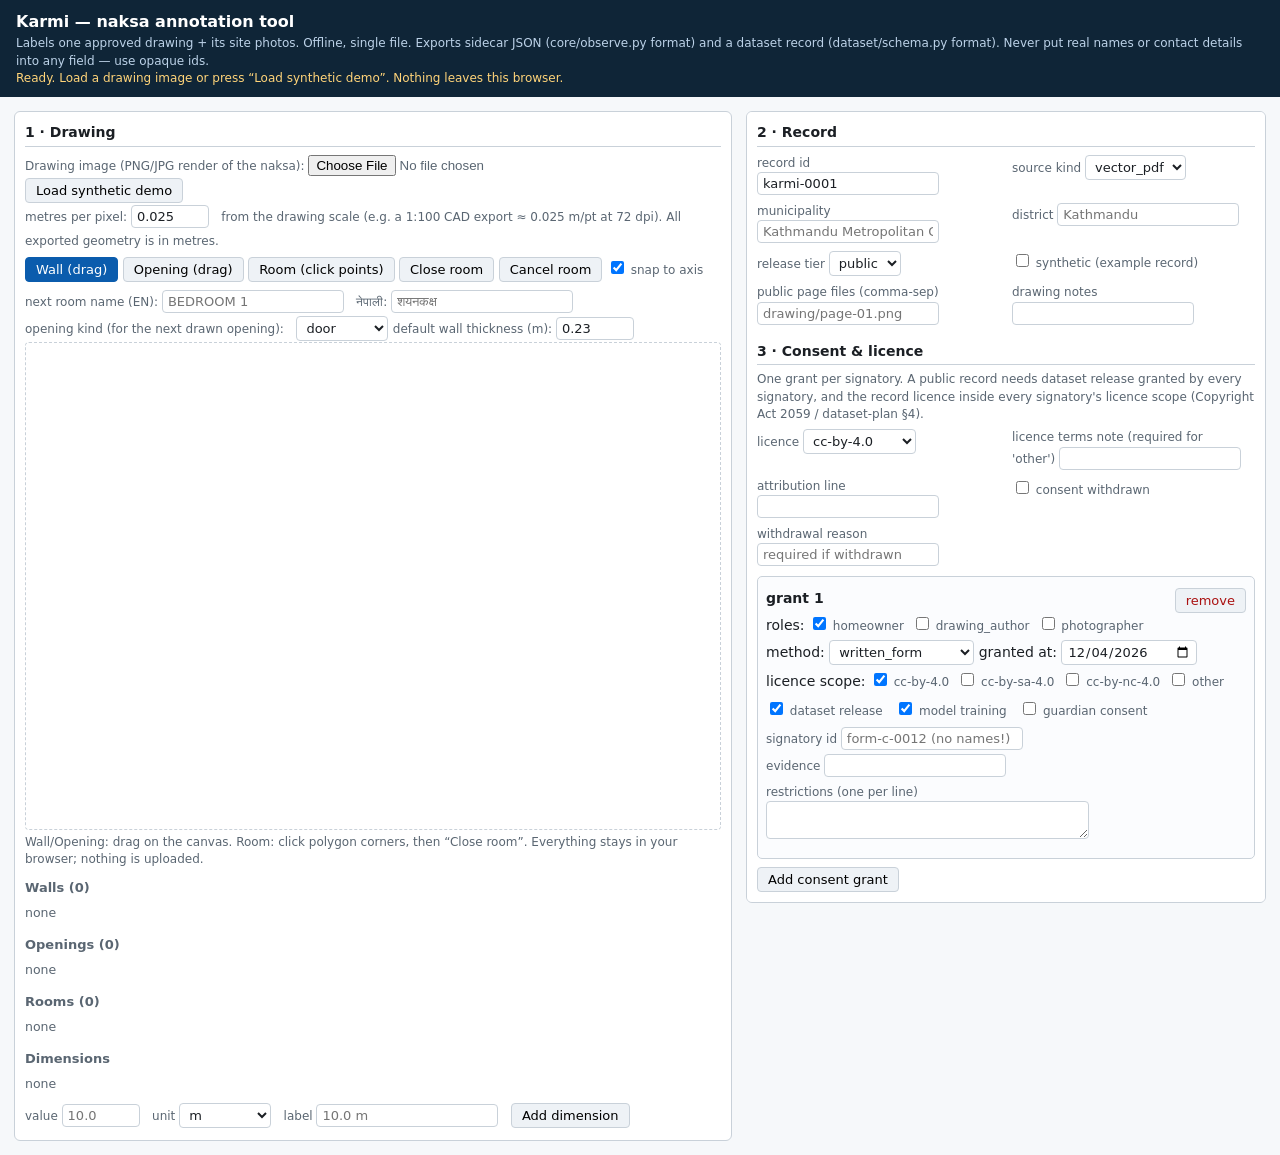
<file: dataset/annotate.html>
<!DOCTYPE html>
<html lang="en">
<head>
<meta charset="utf-8">
<title>Karmi — naksa annotation tool</title>
<meta name="viewport" content="width=device-width, initial-scale=1">
<!--
  Karmi dataset — single-file annotation tool.
  Works fully offline: no CDN, no fonts, no build step, no network calls of any kind.
  Open this file in any browser, load a drawing image + photos, annotate, export:
    * one sidecar JSON per photo   (photo.jpg.json format read by core/observe.py)
    * one full record JSON         (matches dataset/schema.py, pydantic-validated)

  Export shape notes:
    * Coordinates are stored in image pixels while annotating; the export converts
      them to metres via the "metres per pixel" scale (SceneGraph units are metres).
    * The record's `source_file` and photo `file` fields are deliberately opaque —
      never write the contributor's original filename into a released record.
    * If "withdrawn" is ticked the release tier is forced to "gated" (a withdrawn
      record cannot sit in the public tier — dataset/schema.py enforces this).
-->
<style>
  :root { --fg:#1b1f24; --muted:#5a6672; --line:#c9d1d9; --bg:#f6f8fa; --accent:#0b5cad; --warn:#8a4b00; }
  * { box-sizing: border-box; }
  body { margin:0; font:14px/1.45 system-ui, "Segoe UI", Arial, sans-serif; color:var(--fg); background:var(--bg); }
  header { padding:10px 16px; background:#0f2537; color:#fff; }
  header h1 { font-size:16px; margin:0 0 2px; }
  header .sub { font-size:12px; color:#bcd2e8; }
  #status { font-size:12px; color:#ffd479; min-height:16px; }
  main { display:flex; gap:14px; padding:14px; align-items:flex-start; }
  .pane { background:#fff; border:1px solid var(--line); border-radius:6px; padding:10px; }
  #left { flex: 1 1 58%; min-width:420px; }
  #right { flex: 1 1 42%; min-width:380px; max-height:88vh; overflow:auto; }
  h2 { font-size:14px; margin:14px 0 6px; border-bottom:1px solid var(--line); padding-bottom:3px; }
  h2:first-child { margin-top:0; }
  h3 { font-size:13px; margin:10px 0 4px; color:var(--muted); }
  label { font-size:12px; color:var(--muted); display:inline-block; margin:2px 8px 2px 0; }
  input[type=text], input[type=number], input[type=date], select, textarea {
    font:13px system-ui, sans-serif; padding:3px 5px; border:1px solid var(--line); border-radius:4px; background:#fff; color:var(--fg);
  }
  input[type=number] { width:78px; }
  textarea { width:100%; min-height:48px; }
  button { font:13px system-ui, sans-serif; padding:4px 10px; border:1px solid var(--line); border-radius:4px; background:#eef2f6; cursor:pointer; }
  button:hover { background:#e2e9f1; }
  button.primary { background:var(--accent); color:#fff; border-color:var(--accent); }
  button.danger { color:#a11; }
  .toolbar { margin:6px 0; }
  .toolbar button.active { background:var(--accent); color:#fff; border-color:var(--accent); }
  #canvasWrap { position:relative; border:1px dashed var(--line); border-radius:4px; background:#fff; overflow:auto; max-height:62vh; }
  canvas { display:block; max-width:100%; cursor:crosshair; }
  .hint { font-size:12px; color:var(--muted); margin:4px 0; }
  .warn { font-size:12px; color:var(--warn); }
  .card { border:1px solid var(--line); border-radius:5px; padding:8px; margin:8px 0; background:#fbfcfe; }
  .card .row { margin:3px 0; }
  .chip { display:inline-block; border:1px solid var(--line); border-radius:10px; padding:0 7px; margin:1px 3px 1px 0; font-size:12px; background:#fff; }
  ul.items { list-style:none; padding:0; margin:4px 0; }
  ul.items li { border-bottom:1px dotted var(--line); padding:3px 0; font-size:12.5px; }
  ul.items li:last-child { border-bottom:none; }
  .mono { font-family: Consolas, "Courier New", monospace; font-size:12px; }
  #exportOut { width:100%; min-height:180px; font-family:Consolas, monospace; font-size:11.5px; }
  .grid2 { display:grid; grid-template-columns: 1fr 1fr; gap:4px 12px; }
  .muted { color:var(--muted); }
  .badge-syn { background:#fff3cd; border:1px solid #e0b400; padding:0 6px; border-radius:8px; font-size:11px; }
  details { margin:8px 0; }
  summary { cursor:pointer; font-weight:600; font-size:13px; }
</style>
</head>
<body>
<header>
  <h1>Karmi — naksa annotation tool <span class="badge-syn" id="synBadge" hidden>SYNTHETIC</span></h1>
  <div class="sub">Labels one approved drawing + its site photos. Offline, single file.
    Exports sidecar JSON (core/observe.py format) and a dataset record (dataset/schema.py format).
    Never put real names or contact details into any field — use opaque ids.</div>
  <div id="status"></div>
</header>

<main>
  <!-- ======================= LEFT: drawing ======================= -->
  <section class="pane" id="left">
    <h2>1 · Drawing</h2>
    <div class="row">
      <label>Drawing image (PNG/JPG render of the naksa): <input type="file" id="drawingFile" accept="image/*"></label>
      <button id="demoBtn" title="Fill everything with a synthetic demo so you can try the tool">Load synthetic demo</button>
    </div>
    <div class="row">
      <label>metres per pixel: <input type="number" id="mpp" value="0.025" step="0.0001" min="0.0001"></label>
      <span class="hint">from the drawing scale (e.g. a 1:100 CAD export ≈ 0.025 m/pt at 72 dpi). All exported geometry is in metres.</span>
    </div>
    <div class="toolbar">
      <button data-tool="wall" class="active">Wall (drag)</button>
      <button data-tool="opening">Opening (drag)</button>
      <button data-tool="room">Room (click points)</button>
      <button id="closeRoom">Close room</button>
      <button id="cancelRoom">Cancel room</button>
      <label><input type="checkbox" id="ortho" checked> snap to axis</label>
    </div>
    <div class="row">
      <label>next room name (EN): <input type="text" id="roomNameEn" placeholder="BEDROOM 1"></label>
      <label>नेपाली: <input type="text" id="roomNameNp" placeholder="शयनकक्ष"></label>
    </div>
    <div class="row">
      <label>opening kind (for the next drawn opening):</label>
      <select id="openingKind"><option value="door">door</option><option value="window">window</option><option value="vent">vent</option><option value="unknown">unknown</option></select>
      <label>default wall thickness (m): <input type="number" id="wallThickness" value="0.23" step="0.01"></label>
    </div>
    <div id="canvasWrap"><canvas id="draw" width="800" height="560"></canvas></div>
    <p class="hint">Wall/Opening: drag on the canvas. Room: click polygon corners, then “Close room”.
      Everything stays in your browser; nothing is uploaded.</p>

    <h3>Walls <span class="muted" id="wallCount"></span></h3>
    <ul class="items" id="wallList"></ul>
    <h3>Openings <span class="muted" id="openingCount"></span></h3>
    <ul class="items" id="openingList"></ul>
    <h3>Rooms <span class="muted" id="roomCount"></span></h3>
    <ul class="items" id="roomList"></ul>
    <h3>Dimensions</h3>
    <ul class="items" id="dimList"></ul>
    <div class="row">
      <label>value <input type="number" id="dimValue" step="0.01" placeholder="10.0"></label>
      <label>unit <select id="dimUnit"><option>m</option><option>ft</option><option>ft_in</option><option>unknown</option></select></label>
      <label>label <input type="text" id="dimLabel" placeholder="10.0 m"></label>
      <button id="addDim">Add dimension</button>
    </div>
  </section>

  <!-- ======================= RIGHT: record ======================= -->
  <section class="pane" id="right">
    <h2>2 · Record</h2>
    <div class="grid2">
      <label>record id <input type="text" id="recordId" value="karmi-0001"></label>
      <label>source kind <select id="sourceKind">
        <option value="vector_pdf">vector_pdf</option><option value="raster_pdf">raster_pdf</option>
        <option value="scan">scan</option><option value="image">image</option></select></label>
      <label>municipality <input type="text" id="municipality" placeholder="Kathmandu Metropolitan City (or 'withheld')"></label>
      <label>district <input type="text" id="district" placeholder="Kathmandu"></label>
      <label>release tier <select id="releaseTier"><option value="public">public</option><option value="gated">gated</option></select></label>
      <label><input type="checkbox" id="synthetic"> synthetic (example record)</label>
      <label>public page files (comma-sep) <input type="text" id="pageFiles" placeholder="drawing/page-01.png"></label>
      <label>drawing notes <input type="text" id="drawingNotes"></label>
    </div>

    <h2>3 · Consent &amp; licence</h2>
    <p class="hint">One grant per signatory. A public record needs dataset release granted by
      every signatory, and the record licence inside every signatory's licence scope
      (Copyright Act 2059 / dataset-plan §4).</p>
    <div class="grid2">
      <label>licence <select id="licence">
        <option value="cc-by-4.0">cc-by-4.0</option><option value="cc-by-sa-4.0">cc-by-sa-4.0</option>
        <option value="cc-by-nc-4.0">cc-by-nc-4.0</option><option value="other">other</option></select></label>
      <label>licence terms note (required for 'other') <input type="text" id="licenceTerms"></label>
      <label>attribution line <input type="text" id="attribution"></label>
      <label><input type="checkbox" id="withdrawn"> consent withdrawn</label>
      <label>withdrawal reason <input type="text" id="withdrawalReason" placeholder="required if withdrawn"></label>
    </div>
    <div id="grants"></div>
    <button id="addGrant">Add consent grant</button>

    <h2>4 · Photos</h2>
    <div class="row">
      <label>add photo files: <input type="file" id="photoFiles" accept="image/*" multiple></label>
      <button id="addBlankPhoto">Add blank photo entry</button>
    </div>
    <div id="photos"></div>

    <h2>5 · Annotator &amp; quality</h2>
    <div class="grid2">
      <label>annotator id <input type="text" id="annotatorId" value="ann-001"></label>
      <label>role <select id="annotatorRole"><option value="core_team">core_team</option>
        <option value="volunteer">volunteer</option><option value="contributor">contributor</option></select></label>
      <label><input type="checkbox" id="reviewed"> reviewed</label>
      <label><input type="checkbox" id="doubleAnnotated"> double annotated</label>
      <label>n annotators <input type="number" id="nAnnotators" value="1" min="1"></label>
      <label>completeness 0–1 <input type="number" id="completeness" value="0.5" min="0" max="1" step="0.05"></label>
    </div>
    <label>record notes <textarea id="recordNotes" placeholder="anything a consumer must know"></textarea></label>

    <h2>6 · Export</h2>
    <div class="row">
      <button class="primary" id="exportRecord">Export record JSON (dataset/schema.py)</button>
      <button id="exportSidecars">Export photo sidecars (core/observe.py)</button>
      <button id="validateBtn">Validate before export</button>
    </div>
    <p class="hint">Both exports download a file <em>and</em> appear below so you can copy them.
      Review every record against the consent form before it enters a release.</p>
    <textarea id="exportOut" readonly placeholder="exported JSON appears here"></textarea>
  </section>
</main>

<script>
"use strict";
/* ===================================================================== *
 *  Karmi annotation tool — vanilla JS, no dependencies, no network.
 * ===================================================================== */

const SCHEMA_VERSION = "0.1.0";
const round4 = v => Math.round(v * 10000) / 10000;
const orNull = s => (s === undefined || s === null || String(s).trim() === "") ? null : String(s).trim();
const todayISO = () => new Date().toISOString();

/* ------------------------------- state ------------------------------- */
const state = {
  tool: "wall",
  drag: null,          // {start:[x,y], now:[x,y]}
  pendingRoom: [],     // [[x,y], ...] px
  drawing: {
    image: null, fileName: null,
    mPerPx: 0.025,
    walls: [], openings: [], rooms: [], dimensions: [],
    nextId: { W: 1, O: 1, R: 1, D: 1 },
  },
  record: {
    recordId: "karmi-0001", synthetic: false, sourceKind: "vector_pdf",
    municipality: "", district: "", releaseTier: "public",
    pageFiles: "", drawingNotes: "",
    licence: "cc-by-4.0", licenceTerms: "", attribution: "",
    withdrawn: false, withdrawalReason: "",
    notes: "",
    annotatorId: "ann-001", annotatorRole: "core_team",
    reviewed: false, doubleAnnotated: false, nAnnotators: 1, completeness: 0.5,
    grants: [],
  },
  photos: [],
};

function blankGrant() {
  return { roles: ["homeowner"], method: "written_form", grantedAt: new Date().toISOString().slice(0, 10),
           licences: ["cc-by-4.0"], datasetRelease: true, modelTraining: true,
           restrictions: "", signatoryId: "", evidence: "", guardian: false };
}
function blankPhoto(name) {
  return { file: name || "photos/p01.jpg", view: "unknown", stage: "unknown", takenAt: "", notes: "",
           redacted: false, elements: [], scaleRefs: [] };
}
function blankElement() {
  return { kind: "wall", length: "", width: "", height: "", thickness: "",
           locationHint: "", matchesSceneId: "", confidence: 0.8, evidence: "" };
}
function blankScaleRef() {
  return { kind: "door_height", value: "", unit: "m", confidence: 0.8, evidence: "" };
}
state.record.grants.push(blankGrant());
state.photos.push(blankPhoto("photos/p01-front.jpg"));

/* ------------------------------ helpers ------------------------------ */
const $ = id => document.getElementById(id);
const status = msg => { $("status").textContent = msg; };

function toM(p, mpp) { return [round4(p[0] * mpp), round4(p[1] * mpp)]; }
function wallLenPx(w) { return Math.hypot(w.end[0] - w.start[0], w.end[1] - w.start[1]); }
function polyAreaM2(pts, mpp) {
  let a = 0;
  for (let i = 0; i < pts.length; i++) {
    const [x1, y1] = pts[i], [x2, y2] = pts[(i + 1) % pts.length];
    a += x1 * y2 - x2 * y1;
  }
  return round4(Math.abs(a / 2) * mpp * mpp);
}
function bboxFromWalls(walls, mpp) {
  if (!walls.length) return null;
  const xs = [], ys = [];
  walls.forEach(w => { xs.push(w.start[0], w.end[0]); ys.push(w.start[1], w.end[1]); });
  return [round4(Math.min(...xs) * mpp), round4(Math.min(...ys) * mpp),
          round4(Math.max(...xs) * mpp), round4(Math.max(...ys) * mpp)];
}
function nearestWallId(center) {
  let best = "", bestD = Infinity;
  state.drawing.walls.forEach(w => {
    const mx = (w.start[0] + w.end[0]) / 2, my = (w.start[1] + w.end[1]) / 2;
    const d = Math.hypot(center[0] - mx, center[1] - my);
    if (d < bestD) { bestD = d; best = w.id; }
  });
  return best;
}
function splitLines(s) {
  return String(s || "").split(/\r?\n/).map(x => x.trim()).filter(Boolean);
}
function provHuman(evidence) {
  return { source: "human_annotation", confidence: 1.0, evidence: evidence || "dataset/annotate.html" };
}

/* ------------------------------ canvas ------------------------------- */
const canvas = $("draw");
const ctx = canvas.getContext("2d");

function canvasPos(ev) {
  const rect = canvas.getBoundingClientRect();
  const x = (ev.clientX - rect.left) * (canvas.width / Math.max(rect.width, 1));
  const y = (ev.clientY - rect.top) * (canvas.height / Math.max(rect.height, 1));
  return [Math.max(0, Math.min(canvas.width, Math.round(x))), Math.max(0, Math.min(canvas.height, Math.round(y)))];
}

function redraw() {
  ctx.clearRect(0, 0, canvas.width, canvas.height);
  ctx.fillStyle = "#ffffff"; ctx.fillRect(0, 0, canvas.width, canvas.height);
  if (state.drawing.image) ctx.drawImage(state.drawing.image, 0, 0, canvas.width, canvas.height);

  // rooms (orange)
  ctx.lineWidth = 2; ctx.font = "12px system-ui";
  state.drawing.rooms.forEach(r => {
    ctx.strokeStyle = "#d97706"; ctx.fillStyle = "rgba(217,119,6,0.08)";
    ctx.beginPath();
    r.polygon.forEach((p, i) => i ? ctx.lineTo(p[0], p[1]) : ctx.moveTo(p[0], p[1]));
    ctx.closePath(); ctx.fill(); ctx.stroke();
    if (r.polygon.length) {
      const cx = r.polygon.reduce((s, p) => s + p[0], 0) / r.polygon.length;
      const cy = r.polygon.reduce((s, p) => s + p[1], 0) / r.polygon.length;
      ctx.fillStyle = "#92400e"; ctx.fillText(r.name || r.id, cx - 20, cy);
    }
  });
  // walls (blue)
  state.drawing.walls.forEach(w => {
    ctx.strokeStyle = "#0b5cad"; ctx.lineWidth = Math.max(2, 3);
    ctx.beginPath(); ctx.moveTo(w.start[0], w.start[1]); ctx.lineTo(w.end[0], w.end[1]); ctx.stroke();
    ctx.fillStyle = "#0b5cad"; ctx.fillText(w.id, (w.start[0] + w.end[0]) / 2 + 3, (w.start[1] + w.end[1]) / 2 - 4);
  });
  // openings (green)
  state.drawing.openings.forEach(o => {
    ctx.strokeStyle = "#15803d"; ctx.lineWidth = 4;
    ctx.beginPath(); ctx.moveTo(o.start[0], o.start[1]); ctx.lineTo(o.end[0], o.end[1]); ctx.stroke();
    ctx.fillStyle = "#15803d"; ctx.fillText(o.id + " " + o.kind, (o.start[0] + o.end[0]) / 2 + 3, (o.start[1] + o.end[1]) / 2 + 12);
  });
  // pending room points (red)
  ctx.fillStyle = "#b91c1c";
  state.pendingRoom.forEach(p => { ctx.beginPath(); ctx.arc(p[0], p[1], 3, 0, Math.PI * 2); ctx.fill(); });
  if (state.pendingRoom.length > 1) {
    ctx.strokeStyle = "#b91c1c"; ctx.setLineDash([4, 4]); ctx.beginPath();
    state.pendingRoom.forEach((p, i) => i ? ctx.lineTo(p[0], p[1]) : ctx.moveTo(p[0], p[1]));
    ctx.stroke(); ctx.setLineDash([]);
  }
  // drag preview (grey)
  if (state.drag) {
    ctx.strokeStyle = "#64748b"; ctx.setLineDash([5, 4]); ctx.lineWidth = 2;
    ctx.beginPath(); ctx.moveTo(state.drag.start[0], state.drag.start[1]);
    ctx.lineTo(state.drag.now[0], state.drag.now[1]); ctx.stroke(); ctx.setLineDash([]);
  }
}

function snap(p0, p1) {
  if (!$("ortho").checked) return p1;
  const dx = Math.abs(p1[0] - p0[0]), dy = Math.abs(p1[1] - p0[1]);
  return dx >= dy ? [p1[0], p0[1]] : [p0[0], p1[1]];
}

canvas.addEventListener("mousedown", ev => {
  const p = canvasPos(ev);
  if (state.tool === "wall" || state.tool === "opening") {
    state.drag = { start: p, now: p };
  } else if (state.tool === "room") {
    state.pendingRoom.push(p); redraw();
  }
});
canvas.addEventListener("mousemove", ev => {
  if (!state.drag) return;
  state.drag.now = snap(state.drag.start, canvasPos(ev));
  redraw();
});
window.addEventListener("mouseup", ev => {
  if (!state.drag) return;
  const end = snap(state.drag.start, state.drag.now);
  const start = state.drag.start;
  state.drag = null;
  const len = Math.hypot(end[0] - start[0], end[1] - start[1]);
  if (len < 4) { redraw(); return; }
  if (state.tool === "wall") {
    const w = { id: "W" + state.drawing.nextId.W++, start, end,
                thickness: $("wallThickness").value === "" ? null : Number($("wallThickness").value),
                isExternal: null, confidence: 0.95 };
    state.drawing.walls.push(w);
  } else if (state.tool === "opening") {
    const center = [(start[0] + end[0]) / 2, (start[1] + end[1]) / 2];
    const o = { id: "O" + state.drawing.nextId.O++, kind: $("openingKind").value,
                wallId: nearestWallId(center), start, end,
                widthPx: len, height: null, sillHeight: null, confidence: 0.9 };
    state.drawing.openings.push(o);
  }
  renderLists(); redraw();
});

$("closeRoom").addEventListener("click", () => {
  if (state.pendingRoom.length < 3) { status("A room needs at least 3 points."); return; }
  const r = { id: "R" + state.drawing.nextId.R++, name: orNull($("roomNameEn").value),
              nameNp: orNull($("roomNameNp").value), polygon: state.pendingRoom.slice() };
  state.drawing.rooms.push(r);
  state.pendingRoom = [];
  renderLists(); redraw();
});
$("cancelRoom").addEventListener("click", () => { state.pendingRoom = []; redraw(); });
document.querySelectorAll(".toolbar [data-tool]").forEach(b => {
  b.addEventListener("click", () => {
    state.tool = b.dataset.tool;
    document.querySelectorAll(".toolbar [data-tool]").forEach(x => x.classList.toggle("active", x === b));
  });
});
$("addDim").addEventListener("click", () => {
  const v = $("dimValue").value;
  if (v === "") { status("Dimension needs a value."); return; }
  state.drawing.dimensions.push({ id: "D" + state.drawing.nextId.D++, value: Number(v),
    unit: $("dimUnit").value, label: orNull($("dimLabel").value) });
  $("dimValue").value = ""; $("dimLabel").value = "";
  renderLists();
});

/* --------------------------- item lists ------------------------------ */
function renderLists() {
  const d = state.drawing;
  $("wallCount").textContent = "(" + d.walls.length + ")";
  $("openingCount").textContent = "(" + d.openings.length + ")";
  $("roomCount").textContent = "(" + d.rooms.length + ")";

  $("wallList").innerHTML = d.walls.map((w, i) =>
    `<li data-wall="${i}">${w.id} (${w.start})→(${w.end}) · thickness
      <input type="number" data-field="thickness" step="0.01" value="${w.thickness ?? ""}" style="width:64px"> m
      · ${(wallLenPx(w) * state.drawing.mPerPx).toFixed(2)} m
      <button class="danger" data-del="wall">del</button></li>`).join("") || "<li class='muted'>none</li>";

  const wallOpts = w => d.walls.map(x => `<option value="${x.id}" ${x.id === w ? "selected" : ""}>${x.id}</option>`).join("");
  $("openingList").innerHTML = d.openings.map((o, i) =>
    `<li data-opening="${i}">${o.id} · <select data-field="kind">
      ${["door","window","vent","unknown"].map(k => `<option ${k === o.kind ? "selected" : ""}>${k}</option>`).join("")}
     </select> · on wall <select data-field="wallId"><option value="">—</option>${wallOpts(o.wallId)}</select>
     · ${(o.widthPx * state.drawing.mPerPx).toFixed(2)} m
     <button class="danger" data-del="opening">del</button></li>`).join("") || "<li class='muted'>none</li>";

  $("roomList").innerHTML = d.rooms.map((r, i) =>
    `<li data-room="${i}">${r.id} · <input type="text" data-field="name" value="${r.name || ""}" placeholder="EN name">
      <input type="text" data-field="nameNp" value="${r.nameNp || ""}" placeholder="नेपाली">
      · ${polyAreaM2(r.polygon, state.drawing.mPerPx).toFixed(2)} m²
      <button class="danger" data-del="room">del</button></li>`).join("") || "<li class='muted'>none</li>";

  $("dimList").innerHTML = d.dimensions.map((x, i) =>
    `<li data-dim="${i}">${x.id} · ${x.value} ${x.unit} ${x.label ? "· " + x.label : ""}
      <button class="danger" data-del="dim">del</button></li>`).join("") || "<li class='muted'>none</li>";
}

function wireListDeletes(listId, kind) {
  $(listId).addEventListener("click", ev => {
    if (ev.target.dataset.del !== kind) return;
    const li = ev.target.closest("li");
    const idx = Number(li.dataset[kind === "dim" ? "dim" : kind]);
    const map = { wall: "walls", opening: "openings", room: "rooms", dim: "dimensions" };
    state.drawing[map[kind]].splice(idx, 1);
    renderLists(); redraw();
  });
  $(listId).addEventListener("input", ev => {
    const li = ev.target.closest("li"); if (!li) return;
    const idx = Number(li.dataset[kind === "dim" ? "dim" : kind]);
    const field = ev.target.dataset.field; if (!field) return;
    const map = { wall: "walls", opening: "openings", room: "rooms", dim: "dimensions" };
    const item = state.drawing[map[kind]][idx];
    if (field === "thickness") item.thickness = ev.target.value === "" ? null : Number(ev.target.value);
    else if (field === "wallId") item.wallId = ev.target.value;
    else if (field === "kind") item.kind = ev.target.value;
    else if (field === "name") item.name = orNull(ev.target.value);
    else if (field === "nameNp") item.nameNp = orNull(ev.target.value);
  });
}
wireListDeletes("wallList", "wall");
wireListDeletes("openingList", "opening");
wireListDeletes("roomList", "room");
wireListDeletes("dimList", "dim");

/* ------------------------------ grants ------------------------------- */
const ROLE_OPTS = ["homeowner", "drawing_author", "photographer"];
const LIC_OPTS = ["cc-by-4.0", "cc-by-sa-4.0", "cc-by-nc-4.0", "other"];
const METHOD_OPTS = ["written_form", "digital_form", "email", "verbal_witnessed"];

function renderGrants() {
  $("grants").innerHTML = state.record.grants.map((g, i) => `
    <div class="card" data-grant="${i}">
      <div class="row"><b>grant ${i + 1}</b>
        <button class="danger" data-delgrant="${i}" style="float:right">remove</button></div>
      <div class="row">roles:
        ${ROLE_OPTS.map(r => `<label><input type="checkbox" data-role="${r}" ${g.roles.includes(r) ? "checked" : ""}> ${r}</label>`).join("")}
      </div>
      <div class="row">method:
        <select data-field="method">${METHOD_OPTS.map(m => `<option ${m === g.method ? "selected" : ""}>${m}</option>`).join("")}</select>
        granted at: <input type="date" data-field="grantedAt" value="${g.grantedAt}">
      </div>
      <div class="row">licence scope:
        ${LIC_OPTS.map(l => `<label><input type="checkbox" data-lic="${l}" ${g.licences.includes(l) ? "checked" : ""}> ${l}</label>`).join("")}
      </div>
      <div class="row">
        <label><input type="checkbox" data-field="datasetRelease" ${g.datasetRelease ? "checked" : ""}> dataset release</label>
        <label><input type="checkbox" data-field="modelTraining" ${g.modelTraining ? "checked" : ""}> model training</label>
        <label><input type="checkbox" data-field="guardian" ${g.guardian ? "checked" : ""}> guardian consent</label>
      </div>
      <div class="row">
        <label>signatory id <input type="text" data-field="signatoryId" value="${g.signatoryId}" placeholder="form-c-0012 (no names!)"></label>
        <label>evidence <input type="text" data-field="evidence" value="${g.evidence}"></label>
      </div>
      <div class="row"><label>restrictions (one per line) <textarea data-field="restrictions" style="min-height:34px">${g.restrictions}</textarea></label></div>
    </div>`).join("");
}
$("grants").addEventListener("change", ev => {
  const card = ev.target.closest("[data-grant]"); if (!card) return;
  const g = state.record.grants[Number(card.dataset.grant)];
  if (ev.target.dataset.role) {
    const r = ev.target.dataset.role;
    if (ev.target.checked) { if (!g.roles.includes(r)) g.roles.push(r); }
    else g.roles = g.roles.filter(x => x !== r);
  } else if (ev.target.dataset.lic) {
    const l = ev.target.dataset.lic;
    if (ev.target.checked) { if (!g.licences.includes(l)) g.licences.push(l); }
    else g.licences = g.licences.filter(x => x !== l);
  } else if (ev.target.dataset.field) {
    const f = ev.target.dataset.field;
    g[f] = ev.target.type === "checkbox" ? ev.target.checked : ev.target.value;
  }
});
$("grants").addEventListener("input", ev => {
  const card = ev.target.closest("[data-grant]"); if (!card) return;
  const f = ev.target.dataset.field; if (!f) return;
  const g = state.record.grants[Number(card.dataset.grant)];
  if (ev.target.type !== "checkbox") g[f] = ev.target.value;
});
$("addGrant").addEventListener("click", () => { state.record.grants.push(blankGrant()); renderGrants(); });

/* ------------------------------ photos ------------------------------- */
const VIEW_OPTS = ["front", "side", "rear", "interior", "aerial", "unknown"];
const STAGE_OPTS = ["unknown", "site", "foundation", "columns", "walls", "slab", "roof", "finishing", "complete"];
const KIND_OPTS = ["wall", "opening", "column", "slab", "roof", "setback", "other"];
const SR_KINDS = ["brick_course", "door_height", "user_dimension", "known_object", "unknown"];
const SR_UNITS = ["m", "mm", "ft"];

function renderPhotos() {
  $("photos").innerHTML = state.photos.map((p, i) => `
    <div class="card" data-photo="${i}">
      <div class="row"><b>photo ${i + 1}</b>
        <button class="danger" data-delphoto="${i}" style="float:right">remove</button></div>
      <div class="row">
        <label>file <input type="text" data-field="file" value="${p.file}" placeholder="photos/p01-front.jpg"></label>
        <label><input type="checkbox" data-field="redacted" ${p.redacted ? "checked" : ""}> de-identified copy ready</label>
      </div>
      <div class="row">
        view <select data-field="view">${VIEW_OPTS.map(v => `<option ${v === p.view ? "selected" : ""}>${v}</option>`).join("")}</select>
        stage <select data-field="stage">${STAGE_OPTS.map(s => `<option ${s === p.stage ? "selected" : ""}>${s}</option>`).join("")}</select>
        <label>taken at <input type="text" data-field="takenAt" value="${p.takenAt}" placeholder="2026-06-08T10:30:00+05:45"></label>
      </div>
      <div class="row"><label>notes <input type="text" data-field="notes" value="${p.notes}"></label></div>
      <h3>elements (${p.elements.length})</h3>
      ${p.elements.map((e, j) => `
        <div class="card" data-el="${j}" style="background:#fff">
          <div class="row">kind <select data-elfield="kind">${KIND_OPTS.map(k => `<option ${k === e.kind ? "selected" : ""}>${k}</option>`).join("")}</select>
            <button class="danger" data-delel="${j}" style="float:right">remove</button></div>
          <div class="row">
            <label>length <input type="number" data-elfield="length" step="0.01" value="${e.length}"></label>
            <label>width <input type="number" data-elfield="width" step="0.01" value="${e.width}"></label>
            <label>height <input type="number" data-elfield="height" step="0.01" value="${e.height}"></label>
            <label>thickness <input type="number" data-elfield="thickness" step="0.01" value="${e.thickness}"></label>
          </div>
          <div class="row">
            <label>location <input type="text" data-elfield="locationHint" value="${e.locationHint}" placeholder="front-left corner"></label>
            <label>matches scene id <input type="text" data-elfield="matchesSceneId" value="${e.matchesSceneId}" placeholder="W1"></label>
            <label>conf <input type="number" data-elfield="confidence" step="0.05" min="0" max="1" value="${e.confidence}"></label>
          </div>
          <div class="row"><label>evidence <input type="text" data-elfield="evidence" value="${e.evidence}" placeholder="tape measure"></label></div>
        </div>`).join("")}
      <button data-addel="${i}">Add element</button>
      <h3>scale references (${p.scaleRefs.length})</h3>
      ${p.scaleRefs.map((r, j) => `
        <div class="card" data-sr="${j}" style="background:#fff">
          <div class="row">
            kind <select data-srfield="kind">${SR_KINDS.map(k => `<option ${k === r.kind ? "selected" : ""}>${k}</option>`).join("")}</select>
            value <input type="number" data-srfield="value" step="0.01" value="${r.value}">
            unit <select data-srfield="unit">${SR_UNITS.map(u => `<option ${u === r.unit ? "selected" : ""}>${u}</option>`).join("")}</select>
            conf <input type="number" data-srfield="confidence" step="0.05" min="0" max="1" value="${r.confidence}">
            <button class="danger" data-delsr="${j}" style="float:right">remove</button>
          </div>
          <div class="row"><label>evidence <input type="text" data-srfield="evidence" value="${r.evidence}"></label></div>
        </div>`).join("")}
      <button data-addsr="${i}">Add scale reference</button>
    </div>`).join("") || "<p class='muted'>no photos yet</p>";
}

$("photos").addEventListener("click", ev => {
  const t = ev.target;
  const card = t.closest("[data-photo]");
  if (card) {
    const i = Number(card.dataset.photo);
    if (t.dataset.delphoto !== undefined) { state.photos.splice(i, 1); renderPhotos(); return; }
    if (t.dataset.addel !== undefined) { state.photos[i].elements.push(blankElement()); renderPhotos(); return; }
    if (t.dataset.addsr !== undefined) { state.photos[i].scaleRefs.push(blankScaleRef()); renderPhotos(); return; }
    const elCard = t.closest("[data-el]");
    if (elCard && t.dataset.delel !== undefined) { state.photos[i].elements.splice(Number(elCard.dataset.el), 1); renderPhotos(); return; }
    const srCard = t.closest("[data-sr]");
    if (srCard && t.dataset.delsr !== undefined) { state.photos[i].scaleRefs.splice(Number(srCard.dataset.sr), 1); renderPhotos(); return; }
  }
});
$("photos").addEventListener("input", ev => { applyPhotoField(ev.target); });
$("photos").addEventListener("change", ev => { applyPhotoField(ev.target); });

function applyPhotoField(t) {
  const card = t.closest("[data-photo]"); if (!card) return;
  const p = state.photos[Number(card.dataset.photo)];
  const elCard = t.closest("[data-el]");
  const srCard = t.closest("[data-sr]");
  const field = t.dataset.field, ef = t.dataset.elfield, sf = t.dataset.srfield;
  if (ef !== undefined && elCard) {
    const e = p.elements[Number(elCard.dataset.el)];
    if (t.type === "number") e[ef] = t.value === "" ? "" : Number(t.value);
    else e[ef] = t.value;
  } else if (sf !== undefined && srCard) {
    const r = p.scaleRefs[Number(srCard.dataset.sr)];
    if (t.type === "number") r[sf] = t.value === "" ? "" : Number(t.value);
    else r[sf] = t.value;
  } else if (field !== undefined) {
    p[field] = t.type === "checkbox" ? t.checked : t.value;
  }
}

$("photoFiles").addEventListener("change", ev => {
  Array.from(ev.target.files).forEach(f => {
    const p = blankPhoto("photos/" + f.name.replace(/[^A-Za-z0-9._-]/g, "_"));
    const reader = new FileReader();
    reader.onload = () => { p._thumb = reader.result; renderPhotos(); };
    reader.readAsDataURL(f);
    state.photos.push(p);
  });
  ev.target.value = "";
  renderPhotos();
});
$("addBlankPhoto").addEventListener("click", () => { state.photos.push(blankPhoto("photos/p" + (state.photos.length + 1) + ".jpg")); renderPhotos(); });

/* --------------------------- record fields --------------------------- */
function wireRecordFields() {
  const bind = (id, fn) => {
    const el = $(id);
    const h = () => fn(el.type === "checkbox" ? el.checked : el.value);
    el.addEventListener("input", h); el.addEventListener("change", h);
  };
  bind("recordId", v => state.record.recordId = v);
  bind("sourceKind", v => state.record.sourceKind = v);
  bind("municipality", v => state.record.municipality = v);
  bind("district", v => state.record.district = v);
  bind("releaseTier", v => state.record.releaseTier = v);
  bind("synthetic", v => { state.record.synthetic = v; $("synBadge").hidden = !v; });
  bind("pageFiles", v => state.record.pageFiles = v);
  bind("drawingNotes", v => state.record.drawingNotes = v);
  bind("licence", v => state.record.licence = v);
  bind("licenceTerms", v => state.record.licenceTerms = v);
  bind("attribution", v => state.record.attribution = v);
  bind("withdrawalReason", v => state.record.withdrawalReason = v);
  bind("recordNotes", v => state.record.notes = v);
  bind("annotatorId", v => state.record.annotatorId = v);
  bind("annotatorRole", v => state.record.annotatorRole = v);
  bind("reviewed", v => state.record.reviewed = v);
  bind("doubleAnnotated", v => state.record.doubleAnnotated = v);
  bind("nAnnotators", v => state.record.nAnnotators = Number(v) || 1);
  bind("completeness", v => state.record.completeness = Number(v) || 0);
  bind("mpp", v => { state.drawing.mPerPx = Number(v) || 0; renderLists(); });
  $("withdrawn").addEventListener("change", () => {
    state.record.withdrawn = $("withdrawn").checked;
    if (state.record.withdrawn) { $("releaseTier").value = "gated"; state.record.releaseTier = "gated"; }
  });
}
wireRecordFields();

$("drawingFile").addEventListener("change", ev => {
  const f = ev.target.files[0]; if (!f) return;
  const img = new Image();
  const reader = new FileReader();
  reader.onload = () => {
    img.onload = () => {
      state.drawing.image = img; state.drawing.fileName = f.name;
      canvas.width = img.naturalWidth; canvas.height = img.naturalHeight;
      redraw(); status("Drawing loaded: " + img.naturalWidth + "×" + img.naturalHeight + " px. Original filename is NOT written into the record.");
    };
    img.src = reader.result;
  };
  reader.readAsDataURL(f);
});

/* ------------------------------ export ------------------------------- */
function buildObserved(p) {
  const stage = p.stage || "unknown";
  const conf = stage !== "unknown" ? 0.9 : 0.0;
  return {
    schema_version: SCHEMA_VERSION,
    stage: stage,
    stage_provenance: { source: "human_annotation", confidence: conf, evidence: "stage labelled in dataset/annotate.html" },
    captures: [{
      file: p.file, taken_at: orNull(p.takenAt), stage: stage, stage_confidence: conf,
      view: p.view || "unknown",
      provenance: { source: "human_annotation", confidence: 0.9, evidence: "view/stage labelled in dataset/annotate.html" },
    }],
    elements: p.elements.map((e, j) => {
      const size = {};
      ["length", "width", "height", "thickness"].forEach(k => { if (e[k] !== "" && e[k] !== null && e[k] !== undefined) size[k] = Number(e[k]); });
      return {
        id: "obs-" + String(j + 1).padStart(3, "0"),
        kind: e.kind || "other",
        approx_size: size,
        location_hint: orNull(e.locationHint),
        matches_scene_id: orNull(e.matchesSceneId),
        provenance: { source: "human_annotation", confidence: Number(e.confidence) || 0.8,
                      evidence: orNull(e.evidence) || "hand-entered in dataset/annotate.html" },
      };
    }),
    scale_refs: p.scaleRefs.map(r => ({
      kind: r.kind || "unknown",
      value: Number(r.value) || 0,
      unit: r.unit || "m",
      provenance: { source: "human_annotation", confidence: Number(r.confidence) || 0.8,
                    evidence: orNull(r.evidence) || "hand-entered in dataset/annotate.html" },
    })),
    warnings: [],
    meta: { tool: "dataset/annotate.html" },
  };
}

function buildRecord() {
  const d = state.drawing, mpp = d.mPerPx || 0;
  const scene = {
    schema_version: SCHEMA_VERSION,
    source_kind: state.record.sourceKind,
    source_file: null,
    units: "m",
    walls: d.walls.map(w => ({
      id: w.id, start: toM(w.start, mpp), end: toM(w.end, mpp),
      thickness: w.thickness === null || w.thickness === "" ? null : Number(w.thickness),
      is_external: w.isExternal ?? null,
      provenance: { source: "human_annotation", confidence: Number(w.confidence) || 0.95,
                    evidence: "dataset/annotate.html — drawn wall segment" },
    })),
    openings: d.openings.map(o => ({
      id: o.id, kind: o.kind, wall_id: orNull(o.wallId), center: toM([(o.start[0] + o.end[0]) / 2, (o.start[1] + o.end[1]) / 2], mpp),
      width: round4(o.widthPx * mpp), height: o.height ?? null, sill_height: o.sillHeight ?? null,
      provenance: { source: "human_annotation", confidence: Number(o.confidence) || 0.9,
                    evidence: "dataset/annotate.html — drawn opening" },
    })),
    rooms: d.rooms.map(r => ({
      id: r.id, name: orNull(r.name), name_np: orNull(r.nameNp),
      polygon: r.polygon.map(p => toM(p, mpp)),
      area_m2: polyAreaM2(r.polygon, mpp),
      provenance: { source: "human_annotation", confidence: 0.9, evidence: "dataset/annotate.html — polygon + label" },
    })),
    dimensions: d.dimensions.map(x => ({
      id: x.id, value: Number(x.value), unit: x.unit || "m", label: orNull(x.label),
      start: null, end: null,
      provenance: { source: "human_annotation", confidence: 0.9, evidence: "dataset/annotate.html — typed dimension" },
    })),
    north_deg: null,
    north_provenance: { source: "default", confidence: 0.0, evidence: null },
    scale_m_per_unit: mpp > 0 ? mpp : null,
    scale_provenance: mpp > 0
      ? { source: "human_annotation", confidence: 0.8, evidence: "metres-per-pixel set in dataset/annotate.html" }
      : { source: "default", confidence: 0.0, evidence: null },
    bbox: bboxFromWalls(d.walls, mpp),
    warnings: [],
    meta: { tool: "dataset/annotate.html", annotation_date: todayISO().slice(0, 10) },
  };
  const r = state.record;
  return {
    schema_version: SCHEMA_VERSION,
    record_id: r.recordId,
    synthetic: r.synthetic,
    source_kind: r.sourceKind,
    jurisdiction: (orNull(r.municipality) || orNull(r.district))
      ? { municipality: orNull(r.municipality), district: orNull(r.district), ward: null }
      : null,
    consent: {
      grants: r.grants.map(g => ({
        roles: g.roles.slice(),
        method: g.method,
        granted_at: g.grantedAt,
        scope: {
          licence_scope: g.licences.slice(),
          dataset_release: !!g.datasetRelease,
          model_training: !!g.modelTraining,
          restrictions: splitLines(g.restrictions),
        },
        signatory_id: orNull(g.signatoryId),
        evidence: orNull(g.evidence),
        guardian: !!g.guardian,
      })),
      withdrawn: !!r.withdrawn,
      withdrawn_at: r.withdrawn ? todayISO() : null,
      withdrawal_reason: r.withdrawn ? orNull(r.withdrawalReason) : null,
      withdrawal_requested_by: null,
    },
    licence: { id: r.licence, terms_note: orNull(r.licenceTerms), attribution: orNull(r.attribution) },
    release_tier: r.withdrawn ? "gated" : r.releaseTier,
    drawing: {
      scene: scene,
      page_files: String(r.pageFiles || "").split(",").map(s => s.trim()).filter(Boolean),
      original_sha256: null,
      provenance: provHuman("dataset/annotate.html — drawing annotation"),
      notes: orNull(r.drawingNotes),
    },
    photos: state.photos.map(p => ({
      file: p.file,
      observed: buildObserved(p),
      original_sha256: null,
      redacted: !!p.redacted,
      provenance: provHuman("dataset/annotate.html — photo annotation"),
      notes: orNull(p.notes),
    })),
    annotator: { annotator_id: r.annotatorId, role: r.annotatorRole, tool: "dataset/annotate.html" },
    quality: {
      reviewed: !!r.reviewed,
      double_annotated: !!r.doubleAnnotated,
      n_annotators: Number(r.nAnnotators) || 1,
      completeness: Number(r.completeness) || 0,
      issues: [],
    },
    notes: orNull(r.notes),
    created_at: todayISO(),
  };
}

function buildSidecars() {
  return state.photos.map(p => ({
    name: p.file.split("/").pop() + ".json",
    json: {
      photo: p.file.split("/").pop(),
      synthetic: !!state.record.synthetic,
      taken_at: orNull(p.takenAt),
      view: p.view || "unknown",
      stage: p.stage || "unknown",
      notes: orNull(p.notes),
      elements: p.elements.map(e => {
        const size = {};
        ["length", "width", "height", "thickness"].forEach(k => { if (e[k] !== "" && e[k] !== null && e[k] !== undefined) size[k] = Number(e[k]); });
        return { kind: e.kind, approx_size: size, location_hint: orNull(e.locationHint),
                 matches_scene_id: orNull(e.matchesSceneId), confidence: Number(e.confidence) || 0.8,
                 evidence: orNull(e.evidence) };
      }),
      scale_refs: p.scaleRefs.map(r => ({ kind: r.kind, value: Number(r.value) || 0, unit: r.unit || "m",
                                         confidence: Number(r.confidence) || 0.8, evidence: orNull(r.evidence) })),
    },
  }));
}

/* Mirror of the pydantic rules in dataset/schema.py + dataset/consent.py. */
function validateForExport(record) {
  const problems = [];
  if (!/^karmi-[a-z0-9][a-z0-9-]*$/.test(record.record_id)) problems.push("record id must match karmi-<lowercase/digits/dashes>");
  if (!record.consent.grants.length) problems.push("at least one consent grant is required");
  record.consent.grants.forEach((g, i) => {
    if (!g.roles.length) problems.push("grant " + (i + 1) + ": at least one role");
    if (!g.scope.licence_scope.length) problems.push("grant " + (i + 1) + ": at least one licence in scope");
  });
  if (record.consent.withdrawn && !record.consent.withdrawal_reason) problems.push("withdrawn consent needs a reason");
  if (record.licence.id === "other" && !record.licence.terms_note) problems.push("licence 'other' needs a terms note");
  if (record.release_tier === "public" && !record.consent.withdrawn) {
    record.consent.grants.forEach((g, i) => {
      if (!g.scope.dataset_release) problems.push("grant " + (i + 1) + ": public tier needs dataset_release=true");
      if (!g.scope.licence_scope.includes(record.licence.id)) problems.push("grant " + (i + 1) + ": licence scope does not include " + record.licence.id);
    });
  }
  if (!/^[a-z0-9][a-z0-9_-]*$/.test(record.annotator.annotator_id)) problems.push("annotator id must be lowercase id-like");
  record.drawing.scene.walls.forEach(w => {
    if (w.start[0] === w.end[0] && w.start[1] === w.end[1]) problems.push("wall " + w.id + " has zero length");
  });
  record.photos.forEach((p, i) => {
    if (!p.file || p.file.startsWith("/") || p.file.includes("..")) problems.push("photo " + (i + 1) + ": file must be a relative opaque name");
  });
  return problems;
}

function download(name, text) {
  const blob = new Blob([text], { type: "application/json" });
  const url = URL.createObjectURL(blob);
  const a = document.createElement("a");
  a.href = url; a.download = name; document.body.appendChild(a); a.click();
  document.body.removeChild(a); setTimeout(() => URL.revokeObjectURL(url), 500);
}

function exportRecord() {
  const record = buildRecord();
  const problems = validateForExport(record);
  if (problems.length) {
    status("NOT exported — fix these first: " + problems.join(" · "));
    alert("Cannot export:\n- " + problems.join("\n- "));
    return null;
  }
  const text = JSON.stringify(record, null, 2);
  $("exportOut").value = text;
  download(record.record_id + ".json", text);
  status("Record exported: " + record.record_id + ".json — review it against the consent form before release.");
  return text;
}

function exportSidecars() {
  const sidecars = buildSidecars();
  if (!sidecars.length) { status("No photos to export."); return []; }
  const combined = sidecars.map(s => "// " + s.name + "\n" + JSON.stringify(s.json, null, 2)).join("\n\n");
  $("exportOut").value = combined;
  sidecars.forEach(s => download(s.name, JSON.stringify(s.json, null, 2)));
  status(sidecars.length + " sidecar file(s) exported (photo.jpg.json format — drop next to the photo).");
  return sidecars;
}

$("exportRecord").addEventListener("click", exportRecord);
$("exportSidecars").addEventListener("click", exportSidecars);
$("validateBtn").addEventListener("click", () => {
  const problems = validateForExport(buildRecord());
  status(problems.length ? "Validation: " + problems.join(" · ") : "Validation: OK — the record satisfies the consent/licence rules.");
});

/* ------------------------- synthetic demo ---------------------------- */
function loadDemo() {
  // Draw a small synthetic plan so the tool can be tried with no files at all.
  const off = document.createElement("canvas");
  off.width = 720; off.height = 480;
  const c = off.getContext("2d");
  c.fillStyle = "#fff"; c.fillRect(0, 0, off.width, off.height);
  c.strokeStyle = "#111"; c.lineWidth = 3;
  c.strokeRect(80, 80, 560, 320);                 // outer envelope
  c.beginPath(); c.moveTo(360, 80); c.lineTo(360, 400); c.stroke();     // spine wall
  c.beginPath(); c.moveTo(80, 240); c.lineTo(360, 240); c.stroke();     // divider (left)
  c.beginPath(); c.moveTo(360, 300); c.lineTo(640, 300); c.stroke();    // divider (right)
  c.font = "16px system-ui"; c.fillStyle = "#111";
  c.fillText("BEDROOM 1", 150, 170);
  c.fillText("LIVING", 440, 180);
  c.fillText("KITCHEN", 440, 350);
  c.font = "12px system-ui";
  c.fillText("SCALE 1:100 — SYNTHETIC DEMO DRAWING", 80, 440);
  const img = new Image();
  img.onload = () => { state.drawing.image = img; canvas.width = off.width; canvas.height = off.height; redraw(); };
  img.src = off.toDataURL("image/png");
  state.drawing.fileName = "demo-plan.png";

  const mpp = 0.025;
  state.drawing.mPerPx = mpp; $("mpp").value = mpp;
  state.drawing.walls = [
    { id: "W1", start: [80, 80], end: [640, 80], thickness: 0.23, isExternal: true, confidence: 0.95 },
    { id: "W2", start: [640, 80], end: [640, 400], thickness: 0.23, isExternal: true, confidence: 0.95 },
    { id: "W3", start: [80, 400], end: [640, 400], thickness: 0.23, isExternal: true, confidence: 0.95 },
    { id: "W4", start: [80, 80], end: [80, 400], thickness: 0.23, isExternal: true, confidence: 0.95 },
  ];
  state.drawing.openings = [
    { id: "O1", kind: "window", wallId: "W1", start: [200, 80], end: [260, 80], widthPx: 60, height: null, sillHeight: null, confidence: 0.9 },
    { id: "O2", kind: "door", wallId: "W4", start: [80, 300], end: [80, 336], widthPx: 36, height: null, sillHeight: null, confidence: 0.9 },
  ];
  state.drawing.rooms = [
    { id: "R1", name: "BEDROOM 1", nameNp: "शयनकक्ष", polygon: [[80, 80], [360, 80], [360, 240], [80, 240]] },
    { id: "R2", name: "LIVING", nameNp: "बैठक", polygon: [[360, 80], [640, 80], [640, 300], [360, 300]] },
  ];
  state.drawing.dimensions = [{ id: "D1", value: 14.0, unit: "m", label: "14.0 m (demo)" }];
  state.drawing.nextId = { W: 5, O: 3, R: 3, D: 2 };

  state.record.recordId = "karmi-demo-0001";
  state.record.synthetic = true; $("synBadge").hidden = false; $("synthetic").checked = true;
  state.record.sourceKind = "vector_pdf"; $("sourceKind").value = "vector_pdf";
  state.record.municipality = "Kathmandu Metropolitan City"; $("municipality").value = state.record.municipality;
  state.record.district = "Kathmandu"; $("district").value = state.record.district;
  state.record.licence = "cc-by-4.0"; $("licence").value = "cc-by-4.0";
  state.record.attribution = "Karmi synthetic demo"; $("attribution").value = state.record.attribution;
  state.record.pageFiles = "drawing/page-01.png"; $("pageFiles").value = state.record.pageFiles;
  state.record.notes = "SYNTHETIC DEMO — no real building or person involved.";
  $("recordNotes").value = state.record.notes;
  state.record.grants = [{
    roles: ["homeowner", "photographer"], method: "written_form", grantedAt: "2026-06-01",
    licences: ["cc-by-4.0"], datasetRelease: true, modelTraining: true, restrictions: "",
    signatoryId: "form-demo-0001", evidence: "synthetic demo — no real form", guardian: false,
  }];
  renderGrants();
  state.photos = [{
    file: "photos/p01-front.jpg", view: "front", stage: "walls",
    takenAt: "2026-06-08T10:30:00+05:45", notes: "synthetic demo photo annotation", redacted: true,
    elements: [{ kind: "wall", length: 14.0, width: "", height: 2.7, thickness: 0.23,
                 locationHint: "front facade", matchesSceneId: "W3", confidence: 0.85, evidence: "demo measurement" }],
    scaleRefs: [{ kind: "door_height", value: 2.05, unit: "m", confidence: 0.9, evidence: "demo main door height" }],
  }];
  renderPhotos(); renderLists(); redraw();
  status("Synthetic demo loaded — inspect the export buttons, or export and validate the JSON.");
  return true;
}
$("demoBtn").addEventListener("click", loadDemo);

/* ----------------------------- init ---------------------------------- */
renderGrants(); renderPhotos(); renderLists(); redraw();
status("Ready. Load a drawing image or press “Load synthetic demo”. Nothing leaves this browser.");

/* Test/demo hooks (also used by the verification script). */
window.KARMI = { state, buildRecord, buildSidecars, buildRecordJSON: () => JSON.stringify(buildRecord(), null, 2),
                 exportRecord, exportSidecars, validateForExport, loadDemo, redraw };
</script>
</body>
</html>
</file>
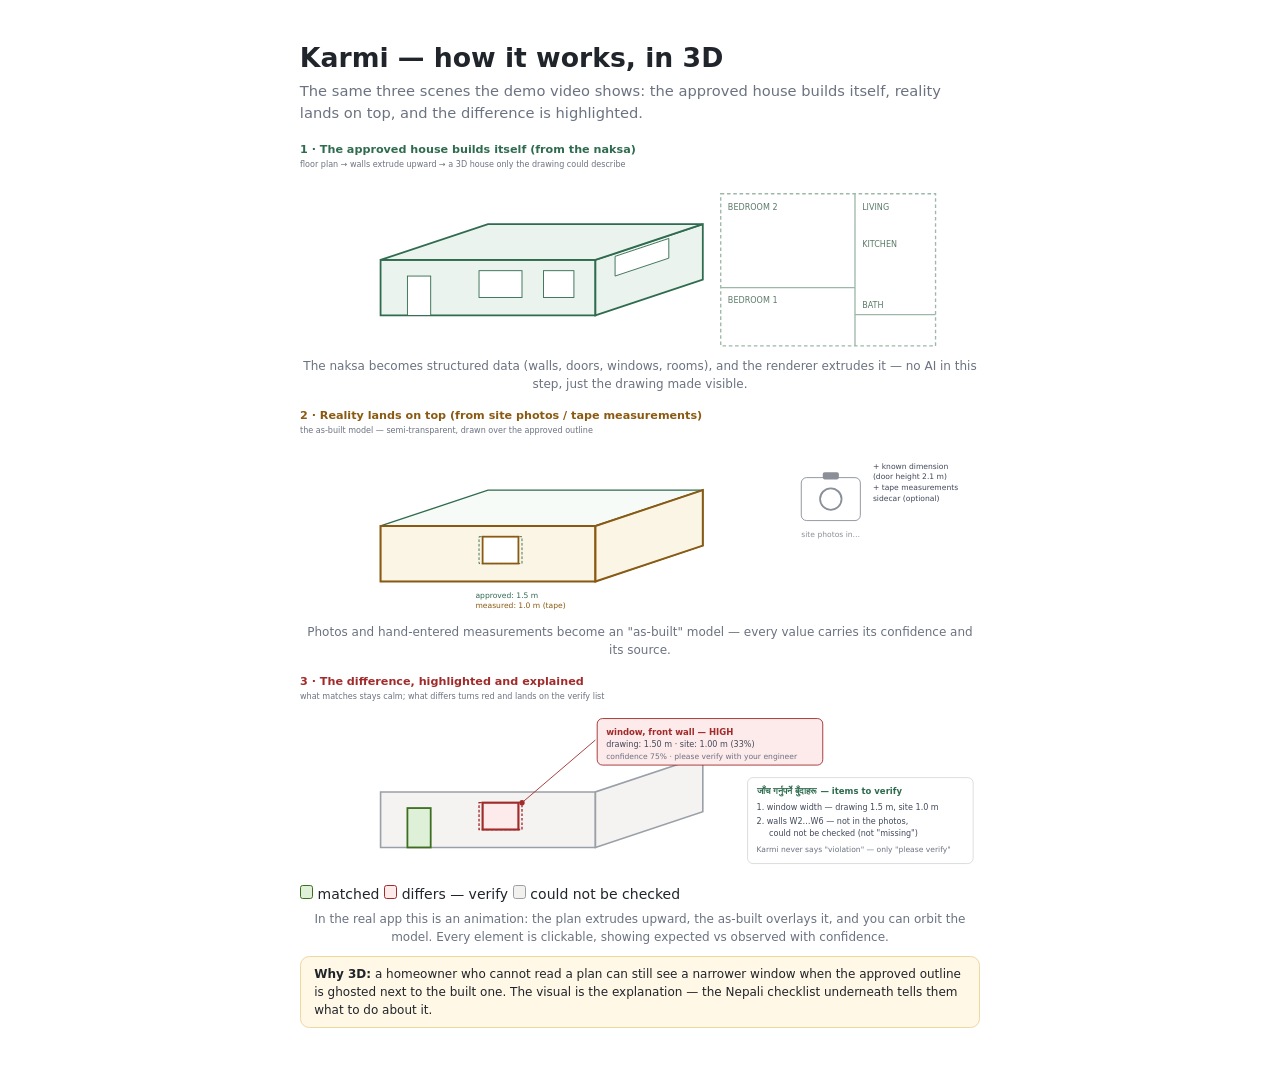
<file: docs/idea-3d-figure.html>
<!DOCTYPE html>
<html lang="en">
<head>
<meta charset="utf-8">
<title>Karmi — How It Works (3D)</title>
<style>
@page{size:A4;margin:15mm}
*{box-sizing:border-box}
html,body{overflow-x:clip}
body{margin:0;color:#20242b;line-height:1.5;font-size:10.5pt;
  font-family:'Segoe UI',system-ui,-apple-system,Roboto,'Noto Sans Devanagari','Mangal',sans-serif;
  -webkit-print-color-adjust:exact;print-color-adjust:exact}
.sheet{max-width:180mm;margin:0 auto;padding:10mm 0}
h1{font-size:20pt;margin:0 0 2pt}
.sub{color:#6b7280;font-size:11pt;margin:0 0 12pt}
.cap{font-size:9pt;color:#6b7280;margin:4pt 0 0;text-align:center}
.step{background:#f4f8f5;border:1px solid #d7e6dc;border-radius:7pt;padding:7pt 11pt;margin:0 0 8pt;page-break-inside:avoid}
.step b{color:#2f6b4f}
.step p{margin:2pt 0 0;font-size:9.5pt}
.legend{display:flex;gap:8pt;flex-wrap:wrap;margin:6pt 0 0;font-size:8.5pt}
.legend span{display:inline-flex;align-items:center;gap:4pt}
.sw{display:inline-block;width:10pt;height:10pt;border-radius:2pt;border:1px solid #0002}
.note{background:#fff8e6;border:1px solid #ecd9a0;border-radius:7pt;padding:6pt 10pt;font-size:9pt;margin:8pt 0 0}
</style>
</head>
<body>
<div class="sheet">
<h1>Karmi — how it works, in 3D</h1>
<p class="sub">The same three scenes the demo video shows: the approved house builds itself, reality lands on top, and the difference is highlighted.</p>

<!-- SCENE 1 -->
<svg viewBox="0 0 760 236" width="760" height="236" style="width:180mm;height:auto;display:block">
  <text x="0" y="14" font-size="12.5" font-weight="700" fill="#2f6b4f">1 · The approved house builds itself (from the naksa)</text>
  <text x="0" y="30" font-size="9" fill="#6b7280">floor plan → walls extrude upward → a 3D house only the drawing could describe</text>
  <!-- isometric house: base 200x140, wall height 62 -->
  <g stroke="#2f6b4f" stroke-width="2" fill="#e8f2ec" fill-opacity="0.9">
    <!-- front wall -->
    <polygon points="90,196 330,196 330,134 90,134"/>
    <!-- side wall -->
    <polygon points="330,196 450,156 450,94 330,134"/>
    <!-- roof hint (flat slab) -->
    <polygon points="90,134 330,134 450,94 210,94"/>
  </g>
  <!-- door + window on front -->
  <rect x="120" y="152" width="26" height="44" fill="#ffffff" stroke="#2f6b4f"/>
  <rect x="200" y="146" width="48" height="30" fill="#ffffff" stroke="#2f6b4f"/>
  <rect x="272" y="146" width="34" height="30" fill="#ffffff" stroke="#2f6b4f"/>
  <!-- window on side wall (parallelogram) -->
  <polygon points="352,152 412,132 412,110 352,130" fill="#ffffff" stroke="#2f6b4f"/>
  <!-- floor plan ghost under house -->
  <g transform="translate(470,60)" stroke="#9db8a8" fill="none" stroke-width="1.5">
    <rect x="0" y="0" width="240" height="170" stroke-dasharray="4 3"/>
    <line x1="150" y1="0" x2="150" y2="170"/>
    <line x1="0" y1="105" x2="150" y2="105"/>
    <line x1="150" y1="135" x2="240" y2="135"/>
    <text x="8" y="18" font-size="9" fill="#5a7a68" stroke="none">BEDROOM 2</text>
    <text x="8" y="122" font-size="9" fill="#5a7a68" stroke="none">BEDROOM 1</text>
    <text x="158" y="18" font-size="9" fill="#5a7a68" stroke="none">LIVING</text>
    <text x="158" y="60" font-size="9" fill="#5a7a68" stroke="none">KITCHEN</text>
    <text x="158" y="128" font-size="9" fill="#5a7a68" stroke="none">BATH</text>
  </g>
  <text x="470" y="252" font-size="8.5" fill="#8a8f98" stroke="none">the flat naksa the homeowner received — same house, unreadable to most people</text>
</svg>
<p class="cap">The naksa becomes structured data (walls, doors, windows, rooms), and the renderer extrudes it — no AI in this step, just the drawing made visible.</p>

<!-- SCENE 2 -->
<svg viewBox="0 0 760 236" width="760" height="236" style="width:180mm;height:auto;display:block;margin-top:10pt">
  <text x="0" y="14" font-size="12.5" font-weight="700" fill="#8a5a12">2 · Reality lands on top (from site photos / tape measurements)</text>
  <text x="0" y="30" font-size="9" fill="#6b7280">the as-built model — semi-transparent, drawn over the approved outline</text>
  <!-- approved ghost -->
  <g stroke="#2f6b4f" stroke-width="1.5" fill="#e8f2ec" fill-opacity="0.35">
    <polygon points="90,196 330,196 330,134 90,134"/>
    <polygon points="330,196 450,156 450,94 330,134"/>
    <polygon points="90,134 330,134 450,94 210,94"/>
  </g>
  <!-- as-built overlay: same shell, one narrower window highlighted -->
  <g stroke="#8a5a12" stroke-width="2.2" fill="#fdf3e0" fill-opacity="0.75">
    <polygon points="90,196 330,196 330,134 90,134"/>
    <polygon points="330,196 450,156 450,94 330,134"/>
  </g>
  <!-- approved window ghost (1.5 m) vs as-built (1.0 m) -->
  <rect x="200" y="146" width="48" height="30" fill="none" stroke="#2f6b4f" stroke-dasharray="3 2"/>
  <rect x="204" y="146" width="40" height="30" fill="#ffffff" stroke="#8a5a12" stroke-width="2"/>
  <text x="196" y="214" font-size="8.5" fill="#2f6b4f" stroke="none">approved: 1.5 m</text>
  <text x="196" y="226" font-size="8.5" fill="#8a5a12" stroke="none">measured: 1.0 m (tape)</text>
  <!-- camera + photo icons floating -->
  <g transform="translate(560,80)">
    <rect x="0" y="0" width="66" height="48" rx="6" fill="#ffffff" stroke="#8a8f98"/>
    <circle cx="33" cy="24" r="12" fill="none" stroke="#8a8f98" stroke-width="2"/>
    <rect x="24" y="-6" width="18" height="8" rx="2" fill="#8a8f98"/>
    <text x="0" y="66" font-size="8.5" fill="#8a8f98">site photos in…</text>
  </g>
  <g transform="translate(640,60)" font-size="8.5" fill="#40485a">
    <text x="0" y="10">+ known dimension</text>
    <text x="0" y="22">(door height 2.1 m)</text>
    <text x="0" y="34">+ tape measurements</text>
    <text x="0" y="46">sidecar (optional)</text>
  </g>
</svg>
<p class="cap">Photos and hand-entered measurements become an "as-built" model — every value carries its confidence and its source.</p>

<!-- SCENE 3 -->
<svg viewBox="0 0 760 236" width="760" height="236" style="width:180mm;height:auto;display:block;margin-top:10pt">
  <text x="0" y="14" font-size="12.5" font-weight="700" fill="#a12b2b">3 · The difference, highlighted and explained</text>
  <text x="0" y="30" font-size="9" fill="#6b7280">what matches stays calm; what differs turns red and lands on the verify list</text>
  <!-- house shell greyed -->
  <g stroke="#9aa0a8" stroke-width="1.8" fill="#f2f1ee" fill-opacity="0.8">
    <polygon points="90,196 330,196 330,134 90,134"/>
    <polygon points="330,196 450,156 450,94 330,134"/>
  </g>
  <!-- MATCHED window green -->
  <rect x="120" y="152" width="26" height="44" fill="#dff0d8" stroke="#3c6e1f" stroke-width="2"/>
  <!-- DIFFERS window red: approved outline ghost + smaller as-built -->
  <rect x="200" y="146" width="48" height="30" fill="none" stroke="#a12b2b" stroke-dasharray="3 2" stroke-width="1.5"/>
  <rect x="204" y="146" width="40" height="30" fill="#fdeaea" stroke="#a12b2b" stroke-width="2.4"/>
  <!-- callout -->
  <g>
    <line x1="248" y1="146" x2="330" y2="76" stroke="#a12b2b" stroke-width="1"/>
    <circle cx="248" cy="146" r="3" fill="#a12b2b"/>
    <rect x="332" y="52" width="252" height="52" rx="6" fill="#fdeaea" stroke="#a12b2b"/>
    <text x="342" y="70" font-size="9.5" font-weight="700" fill="#a12b2b">window, front wall — HIGH</text>
    <text x="342" y="84" font-size="9" fill="#40485a">drawing: 1.50 m · site: 1.00 m (33%)</text>
    <text x="342" y="97" font-size="8.5" fill="#6b7280">confidence 75% · please verify with your engineer</text>
  </g>
  <!-- verify list card -->
  <g transform="translate(500,118)">
    <rect x="0" y="0" width="252" height="96" rx="6" fill="#ffffff" stroke="#d9d9d9"/>
    <text x="10" y="18" font-size="9.5" font-weight="700" fill="#2f6b4f">जाँच गर्नुपर्ने बुँदाहरू — items to verify</text>
    <text x="10" y="36" font-size="9" fill="#40485a">1. window width — drawing 1.5 m, site 1.0 m</text>
    <text x="10" y="52" font-size="9" fill="#40485a">2. walls W2…W6 — not in the photos,</text>
    <text x="24" y="65" font-size="9" fill="#40485a">could not be checked (not "missing")</text>
    <text x="10" y="83" font-size="8.5" fill="#6b7280">Karmi never says "violation" — only "please verify"</text>
  </g>
  <g class="legend">
    <span><span class="sw" style="background:#dff0d8;border-color:#3c6e1f"></span> matched</span>
    <span><span class="sw" style="background:#fdeaea;border-color:#a12b2b"></span> differs — verify</span>
    <span><span class="sw" style="background:#f2f1ee;border-color:#9aa0a8"></span> could not be checked</span>
  </g>
</svg>
<p class="cap">In the real app this is an animation: the plan extrudes upward, the as-built overlays it, and you can orbit the model. Every element is clickable, showing expected vs observed with confidence.</p>

<div class="note"><b>Why 3D:</b> a homeowner who cannot read a plan can still see a narrower window
when the approved outline is ghosted next to the built one. The visual is the explanation —
the Nepali checklist underneath tells them what to do about it.</div>
</div>
</body>
</html>
</file>
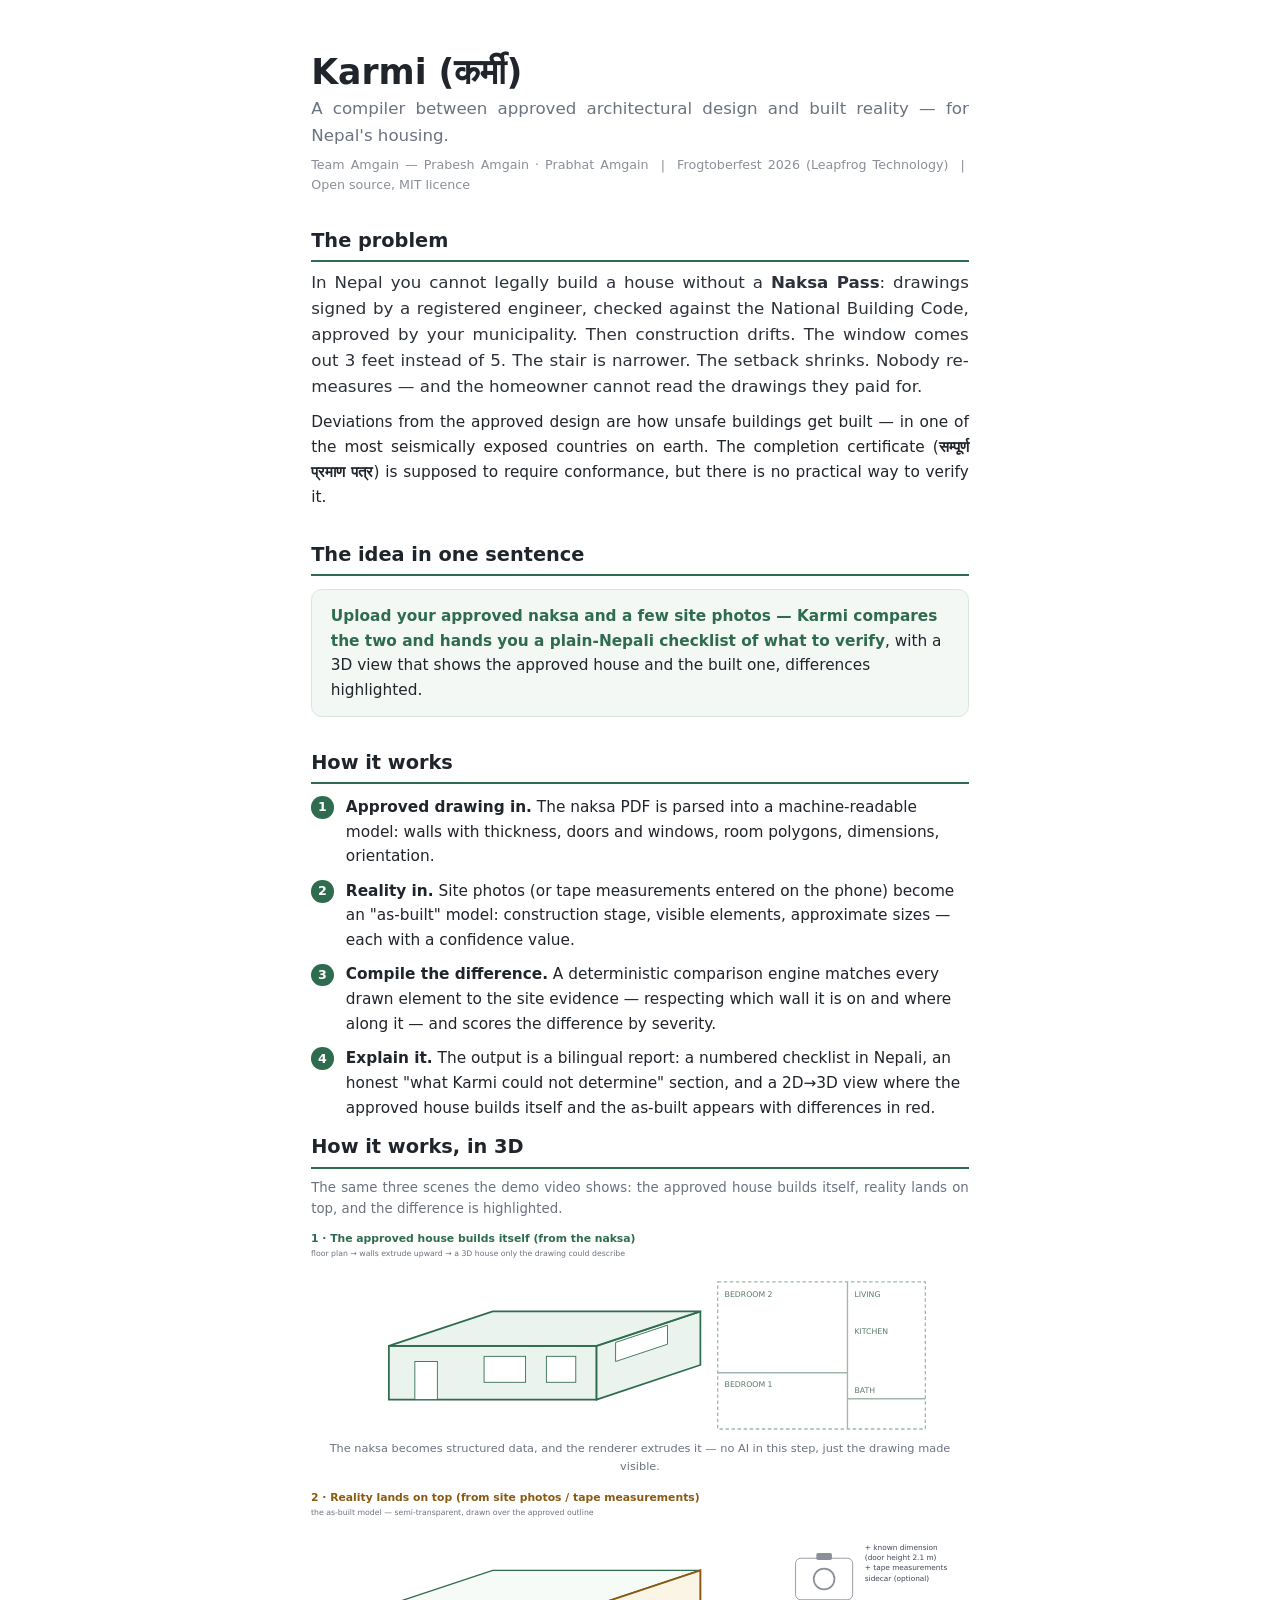
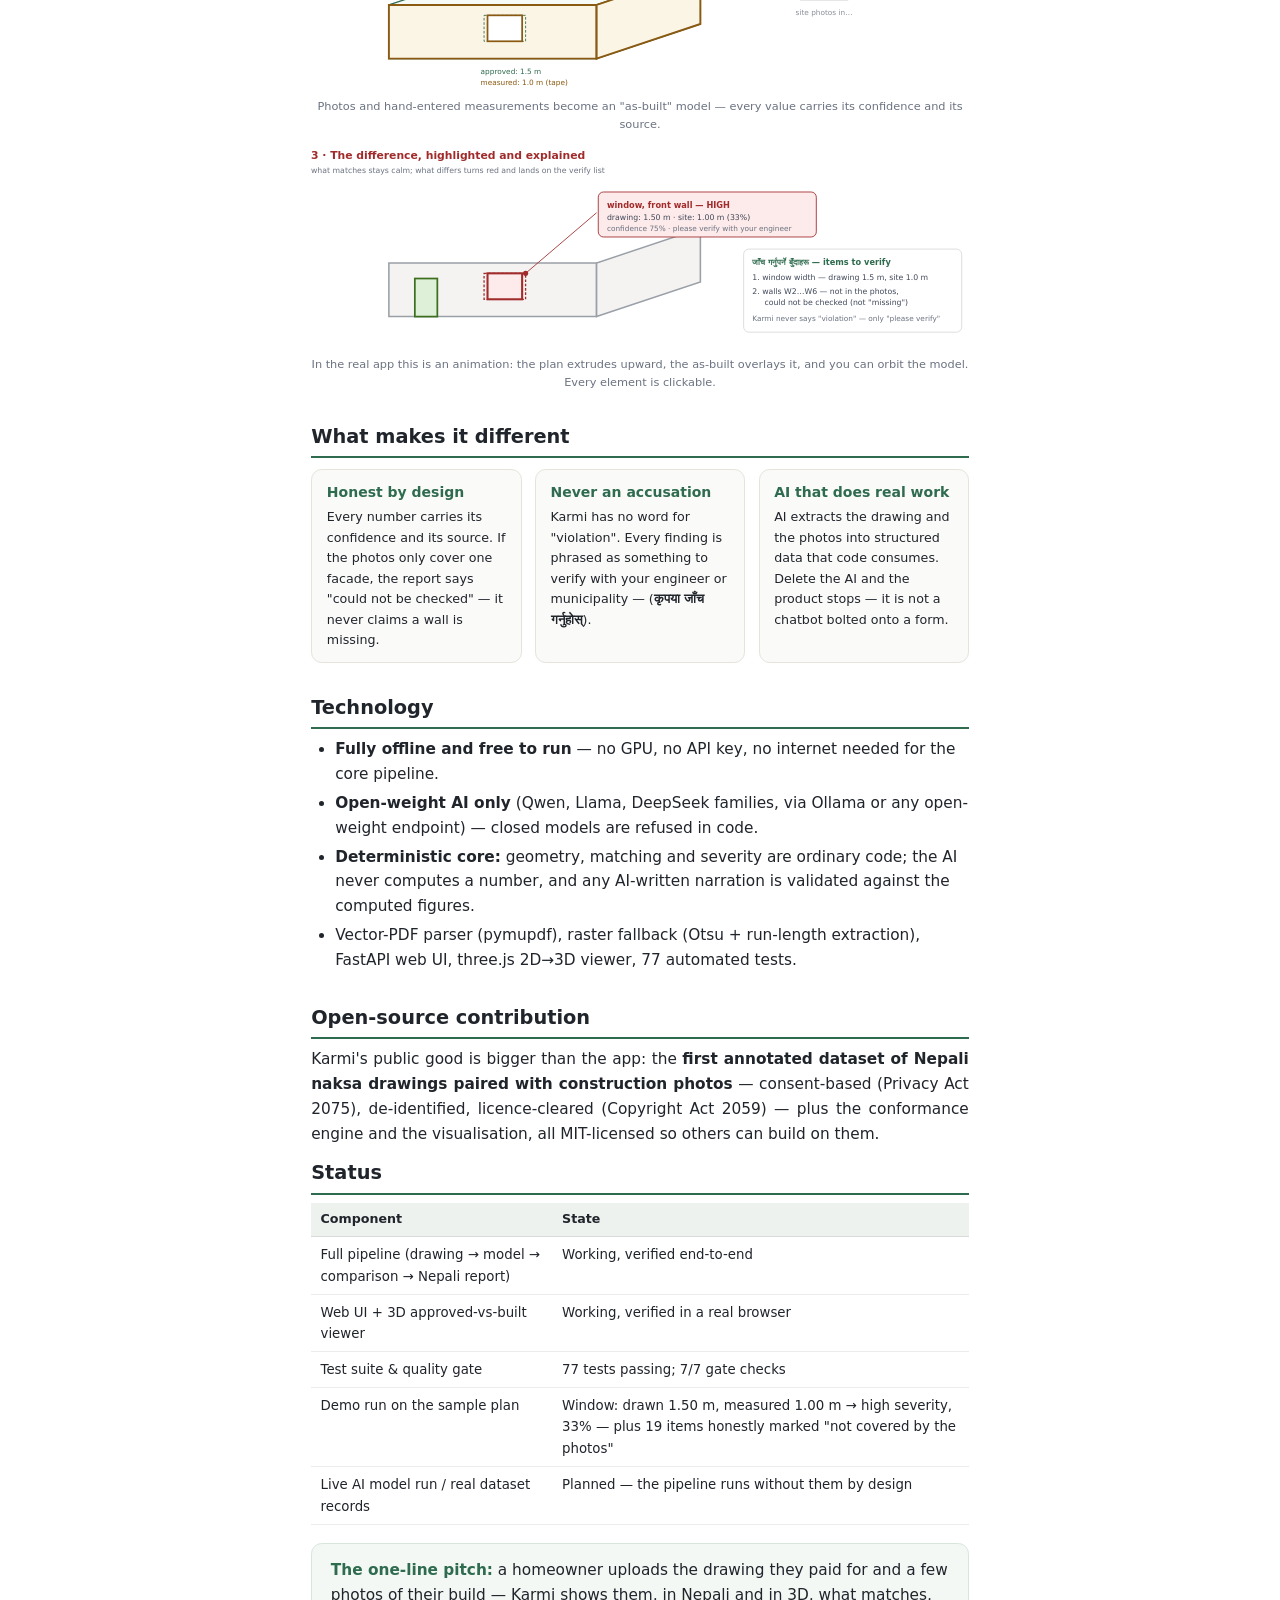
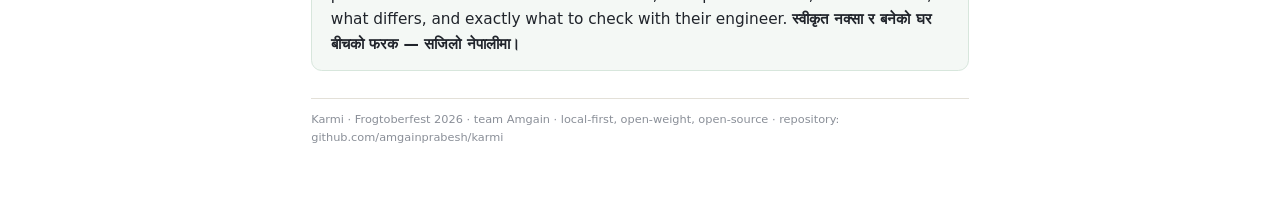
<file: docs/Karmi-Project-Idea.html>
<!DOCTYPE html>
<html lang="en">
<head>
<meta charset="utf-8">
<title>Karmi — Project Idea</title>
<style>
@page{size:A4;margin:20mm 18mm}
*{box-sizing:border-box}
html,body{overflow-x:clip}
body{margin:0;color:#20242b;line-height:1.62;font-size:11.5pt;
  font-family:'Segoe UI',system-ui,-apple-system,Roboto,'Noto Sans Devanagari','Mangal',sans-serif;
  -webkit-print-color-adjust:exact;print-color-adjust:exact}
.sheet{max-width:174mm;margin:0 auto;padding:14mm 0}
h1{font-size:26pt;margin:0 0 2pt;line-height:1.15}
.sub{color:#6b7280;font-size:12.5pt;margin:0 0 4pt}
.meta{color:#8a8f98;font-size:9.5pt;margin:0 0 18pt}
h2{font-size:14.5pt;margin:22pt 0 6pt;padding-bottom:3pt;border-bottom:2px solid #2f6b4f}
h3{font-size:11.5pt;margin:12pt 0 4pt}
p{margin:0 0 8pt;text-align:justify;orphans:2;widows:2}
.lead{font-size:12.5pt;line-height:1.55;color:#2c313a}
ol,ul{margin:2pt 0 8pt;padding-left:18pt}
li{margin-bottom:3pt}
.card{background:#f4f8f5;border:1px solid #d7e6dc;border-radius:8pt;padding:10pt 14pt;margin:10pt 0;page-break-inside:avoid}
.card b{color:#2f6b4f}
.tag{display:inline-block;background:#eef4f0;border:1px solid #cfe0d5;color:#2f6b4f;border-radius:999px;padding:1pt 9pt;font-size:8.5pt;margin:1pt 2pt 1pt 0}
table{width:100%;border-collapse:collapse;font-size:10pt;margin:6pt 0 10pt}
th{background:#eef2ee;text-align:left;padding:5pt 7pt;font-size:9.5pt;border-bottom:1px solid #d9d9d9}
td{padding:5pt 7pt;border-bottom:1px solid #ececec;vertical-align:top}
.grid{display:flex;gap:10pt;margin:8pt 0}
.grid>div{flex:1;background:#fafaf8;border:1px solid #e5e3dc;border-radius:8pt;padding:8pt 11pt}
.grid h3{margin:0 0 3pt;font-size:10.5pt;color:#2f6b4f}
.grid p{font-size:9.5pt;margin:0;text-align:left}
.steps{counter-reset:s;list-style:none;padding:0;margin:8pt 0}
.steps li{counter-increment:s;position:relative;padding-left:26pt;margin-bottom:7pt;page-break-inside:avoid}
.steps li:before{content:counter(s);position:absolute;left:0;top:1pt;width:17pt;height:17pt;
  background:#2f6b4f;color:#fff;border-radius:50%;font-size:9.5pt;font-weight:700;
  display:flex;align-items:center;justify-content:center}
.note{background:#fff8e6;border:1px solid #ecd9a0;border-radius:8pt;padding:8pt 12pt;font-size:10pt;margin:8pt 0}
.np{font-weight:600}
footer{margin-top:20pt;padding-top:8pt;border-top:1px solid #e3e0d8;color:#8a8f98;font-size:8.5pt}
</style>
</head>
<body>
<div class="sheet">

<h1>Karmi (कर्मी)</h1>
<p class="sub">A compiler between approved architectural design and built reality — for Nepal's housing.</p>
<p class="meta">Team Amgain — Prabesh Amgain · Prabhat Amgain &nbsp;|&nbsp; Frogtoberfest 2026 (Leapfrog Technology) &nbsp;|&nbsp; Open source, MIT licence</p>

<h2>The problem</h2>
<p class="lead">In Nepal you cannot legally build a house without a <b>Naksa Pass</b>: drawings signed by a
registered engineer, checked against the National Building Code, approved by your municipality.
Then construction drifts. The window comes out 3 feet instead of 5. The stair is narrower. The
setback shrinks. Nobody re-measures — and the homeowner cannot read the drawings they paid for.</p>
<p>Deviations from the approved design are how unsafe buildings get built — in one of the most
seismically exposed countries on earth. The completion certificate (<span class="np">सम्पूर्ण प्रमाण पत्र</span>)
is supposed to require conformance, but there is no practical way to verify it.</p>

<h2>The idea in one sentence</h2>
<div class="card"><b>Upload your approved naksa and a few site photos — Karmi compares the two and
hands you a plain-Nepali checklist of what to verify</b>, with a 3D view that shows the approved
house and the built one, differences highlighted.</div>

<h2>How it works</h2>
<ol class="steps">
<li><b>Approved drawing in.</b> The naksa PDF is parsed into a machine-readable model: walls with
thickness, doors and windows, room polygons, dimensions, orientation.</li>
<li><b>Reality in.</b> Site photos (or tape measurements entered on the phone) become an
"as-built" model: construction stage, visible elements, approximate sizes — each with a
confidence value.</li>
<li><b>Compile the difference.</b> A deterministic comparison engine matches every drawn element
to the site evidence — respecting which wall it is on and where along it — and scores the
difference by severity.</li>
<li><b>Explain it.</b> The output is a bilingual report: a numbered checklist in Nepali, an honest
"what Karmi could not determine" section, and a 2D→3D view where the approved house builds
itself and the as-built appears with differences in red.</li>
</ol>

<div style="page-break-before:always"></div>
<h2 style="margin-top:0">How it works, in 3D</h2>
<p style="color:#6b7280;font-size:10pt;margin-bottom:8pt">The same three scenes the demo video shows: the approved house builds itself, reality lands on top, and the difference is highlighted.</p>

<svg viewBox="0 0 760 236" width="760" height="236" style="width:174mm;height:auto;display:block">
  <text x="0" y="14" font-size="12.5" font-weight="700" fill="#2f6b4f">1 · The approved house builds itself (from the naksa)</text>
  <text x="0" y="30" font-size="9" fill="#6b7280">floor plan → walls extrude upward → a 3D house only the drawing could describe</text>
  <g stroke="#2f6b4f" stroke-width="2" fill="#e8f2ec" fill-opacity="0.9">
    <polygon points="90,196 330,196 330,134 90,134"/>
    <polygon points="330,196 450,156 450,94 330,134"/>
    <polygon points="90,134 330,134 450,94 210,94"/>
  </g>
  <rect x="120" y="152" width="26" height="44" fill="#ffffff" stroke="#2f6b4f"/>
  <rect x="200" y="146" width="48" height="30" fill="#ffffff" stroke="#2f6b4f"/>
  <rect x="272" y="146" width="34" height="30" fill="#ffffff" stroke="#2f6b4f"/>
  <polygon points="352,152 412,132 412,110 352,130" fill="#ffffff" stroke="#2f6b4f"/>
  <g transform="translate(470,60)" stroke="#9db8a8" fill="none" stroke-width="1.5">
    <rect x="0" y="0" width="240" height="170" stroke-dasharray="4 3"/>
    <line x1="150" y1="0" x2="150" y2="170"/>
    <line x1="0" y1="105" x2="150" y2="105"/>
    <line x1="150" y1="135" x2="240" y2="135"/>
    <text x="8" y="18" font-size="9" fill="#5a7a68" stroke="none">BEDROOM 2</text>
    <text x="8" y="122" font-size="9" fill="#5a7a68" stroke="none">BEDROOM 1</text>
    <text x="158" y="18" font-size="9" fill="#5a7a68" stroke="none">LIVING</text>
    <text x="158" y="60" font-size="9" fill="#5a7a68" stroke="none">KITCHEN</text>
    <text x="158" y="128" font-size="9" fill="#5a7a68" stroke="none">BATH</text>
  </g>
  <text x="470" y="252" font-size="8.5" fill="#8a8f98" stroke="none">the flat naksa the homeowner received — same house, unreadable to most people</text>
</svg>
<p style="font-size:8.5pt;color:#6b7280;margin:3pt 0 10pt;text-align:center">The naksa becomes structured data, and the renderer extrudes it — no AI in this step, just the drawing made visible.</p>

<svg viewBox="0 0 760 236" width="760" height="236" style="width:174mm;height:auto;display:block">
  <text x="0" y="14" font-size="12.5" font-weight="700" fill="#8a5a12">2 · Reality lands on top (from site photos / tape measurements)</text>
  <text x="0" y="30" font-size="9" fill="#6b7280">the as-built model — semi-transparent, drawn over the approved outline</text>
  <g stroke="#2f6b4f" stroke-width="1.5" fill="#e8f2ec" fill-opacity="0.35">
    <polygon points="90,196 330,196 330,134 90,134"/>
    <polygon points="330,196 450,156 450,94 330,134"/>
    <polygon points="90,134 330,134 450,94 210,94"/>
  </g>
  <g stroke="#8a5a12" stroke-width="2.2" fill="#fdf3e0" fill-opacity="0.75">
    <polygon points="90,196 330,196 330,134 90,134"/>
    <polygon points="330,196 450,156 450,94 330,134"/>
  </g>
  <rect x="200" y="146" width="48" height="30" fill="none" stroke="#2f6b4f" stroke-dasharray="3 2"/>
  <rect x="204" y="146" width="40" height="30" fill="#ffffff" stroke="#8a5a12" stroke-width="2"/>
  <text x="196" y="214" font-size="8.5" fill="#2f6b4f" stroke="none">approved: 1.5 m</text>
  <text x="196" y="226" font-size="8.5" fill="#8a5a12" stroke="none">measured: 1.0 m (tape)</text>
  <g transform="translate(560,80)">
    <rect x="0" y="0" width="66" height="48" rx="6" fill="#ffffff" stroke="#8a8f98"/>
    <circle cx="33" cy="24" r="12" fill="none" stroke="#8a8f98" stroke-width="2"/>
    <rect x="24" y="-6" width="18" height="8" rx="2" fill="#8a8f98"/>
    <text x="0" y="66" font-size="8.5" fill="#8a8f98">site photos in…</text>
  </g>
  <g transform="translate(640,60)" font-size="8.5" fill="#40485a">
    <text x="0" y="10">+ known dimension</text>
    <text x="0" y="22">(door height 2.1 m)</text>
    <text x="0" y="34">+ tape measurements</text>
    <text x="0" y="46">sidecar (optional)</text>
  </g>
</svg>
<p style="font-size:8.5pt;color:#6b7280;margin:3pt 0 10pt;text-align:center">Photos and hand-entered measurements become an "as-built" model — every value carries its confidence and its source.</p>

<svg viewBox="0 0 760 236" width="760" height="236" style="width:174mm;height:auto;display:block">
  <text x="0" y="14" font-size="12.5" font-weight="700" fill="#a12b2b">3 · The difference, highlighted and explained</text>
  <text x="0" y="30" font-size="9" fill="#6b7280">what matches stays calm; what differs turns red and lands on the verify list</text>
  <g stroke="#9aa0a8" stroke-width="1.8" fill="#f2f1ee" fill-opacity="0.8">
    <polygon points="90,196 330,196 330,134 90,134"/>
    <polygon points="330,196 450,156 450,94 330,134"/>
  </g>
  <rect x="120" y="152" width="26" height="44" fill="#dff0d8" stroke="#3c6e1f" stroke-width="2"/>
  <rect x="200" y="146" width="48" height="30" fill="none" stroke="#a12b2b" stroke-dasharray="3 2" stroke-width="1.5"/>
  <rect x="204" y="146" width="40" height="30" fill="#fdeaea" stroke="#a12b2b" stroke-width="2.4"/>
  <g>
    <line x1="248" y1="146" x2="330" y2="76" stroke="#a12b2b" stroke-width="1"/>
    <circle cx="248" cy="146" r="3" fill="#a12b2b"/>
    <rect x="332" y="52" width="252" height="52" rx="6" fill="#fdeaea" stroke="#a12b2b"/>
    <text x="342" y="70" font-size="9.5" font-weight="700" fill="#a12b2b">window, front wall — HIGH</text>
    <text x="342" y="84" font-size="9" fill="#40485a">drawing: 1.50 m · site: 1.00 m (33%)</text>
    <text x="342" y="97" font-size="8.5" fill="#6b7280">confidence 75% · please verify with your engineer</text>
  </g>
  <g transform="translate(500,118)">
    <rect x="0" y="0" width="252" height="96" rx="6" fill="#ffffff" stroke="#d9d9d9"/>
    <text x="10" y="18" font-size="9.5" font-weight="700" fill="#2f6b4f">जाँच गर्नुपर्ने बुँदाहरू — items to verify</text>
    <text x="10" y="36" font-size="9" fill="#40485a">1. window width — drawing 1.5 m, site 1.0 m</text>
    <text x="10" y="52" font-size="9" fill="#40485a">2. walls W2…W6 — not in the photos,</text>
    <text x="24" y="65" font-size="9" fill="#40485a">could not be checked (not "missing")</text>
    <text x="10" y="83" font-size="8.5" fill="#6b7280">Karmi never says "violation" — only "please verify"</text>
  </g>
  <g style="display:flex;gap:8pt;flex-wrap:wrap;margin:6pt 0 0;font-size:8.5pt">
    <text x="90" y="252" font-size="8.5" fill="#40485a" stroke="none">■ matched</text>
    <text x="180" y="252" font-size="8.5" fill="#a12b2b" stroke="none">■ differs — verify</text>
    <text x="290" y="252" font-size="8.5" fill="#9aa0a8" stroke="none">■ could not be checked</text>
  </g>
</svg>
<p style="font-size:8.5pt;color:#6b7280;margin:3pt 0 0;text-align:center">In the real app this is an animation: the plan extrudes upward, the as-built overlays it, and you can orbit the model. Every element is clickable.</p>

<h2>What makes it different</h2>
<div class="grid">
<div><h3>Honest by design</h3><p>Every number carries its confidence and its source. If the photos only cover one facade, the report says "could not be checked" — it never claims a wall is missing.</p></div>
<div><h3>Never an accusation</h3><p>Karmi has no word for "violation". Every finding is phrased as something to verify with your engineer or municipality — (<span class="np">कृपया जाँच गर्नुहोस्</span>).</p></div>
<div><h3>AI that does real work</h3><p>AI extracts the drawing and the photos into structured data that code consumes. Delete the AI and the product stops — it is not a chatbot bolted onto a form.</p></div>
</div>

<h2>Technology</h2>
<ul>
<li><b>Fully offline and free to run</b> — no GPU, no API key, no internet needed for the core pipeline.</li>
<li><b>Open-weight AI only</b> (Qwen, Llama, DeepSeek families, via Ollama or any open-weight endpoint) — closed models are refused in code.</li>
<li><b>Deterministic core:</b> geometry, matching and severity are ordinary code; the AI never computes a number, and any AI-written narration is validated against the computed figures.</li>
<li>Vector-PDF parser (pymupdf), raster fallback (Otsu + run-length extraction), FastAPI web UI, three.js 2D→3D viewer, 77 automated tests.</li>
</ul>

<h2>Open-source contribution</h2>
<p>Karmi's public good is bigger than the app: the <b>first annotated dataset of Nepali naksa
drawings paired with construction photos</b> — consent-based (Privacy Act 2075), de-identified,
licence-cleared (Copyright Act 2059) — plus the conformance engine and the visualisation, all
MIT-licensed so others can build on them.</p>

<div style="page-break-before:always"></div>
<h2 style="margin-top:0">Status</h2>
<table>
<tr><th>Component</th><th>State</th></tr>
<tr><td>Full pipeline (drawing → model → comparison → Nepali report)</td><td>Working, verified end-to-end</td></tr>
<tr><td>Web UI + 3D approved-vs-built viewer</td><td>Working, verified in a real browser</td></tr>
<tr><td>Test suite &amp; quality gate</td><td>77 tests passing; 7/7 gate checks</td></tr>
<tr><td>Demo run on the sample plan</td><td>Window: drawn 1.50 m, measured 1.00 m → high severity, 33% — plus 19 items honestly marked "not covered by the photos"</td></tr>
<tr><td>Live AI model run / real dataset records</td><td>Planned — the pipeline runs without them by design</td></tr>
</table>

<div class="card" style="margin-top:14pt"><b>The one-line pitch:</b> a homeowner uploads the drawing they paid for and a
few photos of their build — Karmi shows them, in Nepali and in 3D, what matches, what differs,
and exactly what to check with their engineer. <span class="np">स्वीकृत नक्सा र बनेको घर बीचको फरक — सजिलो नेपालीमा।</span></div>

<footer>Karmi · Frogtoberfest 2026 · team Amgain · local-first, open-weight, open-source · repository: github.com/amgainprabesh/karmi</footer>
</div>
</body>
</html>
</file>
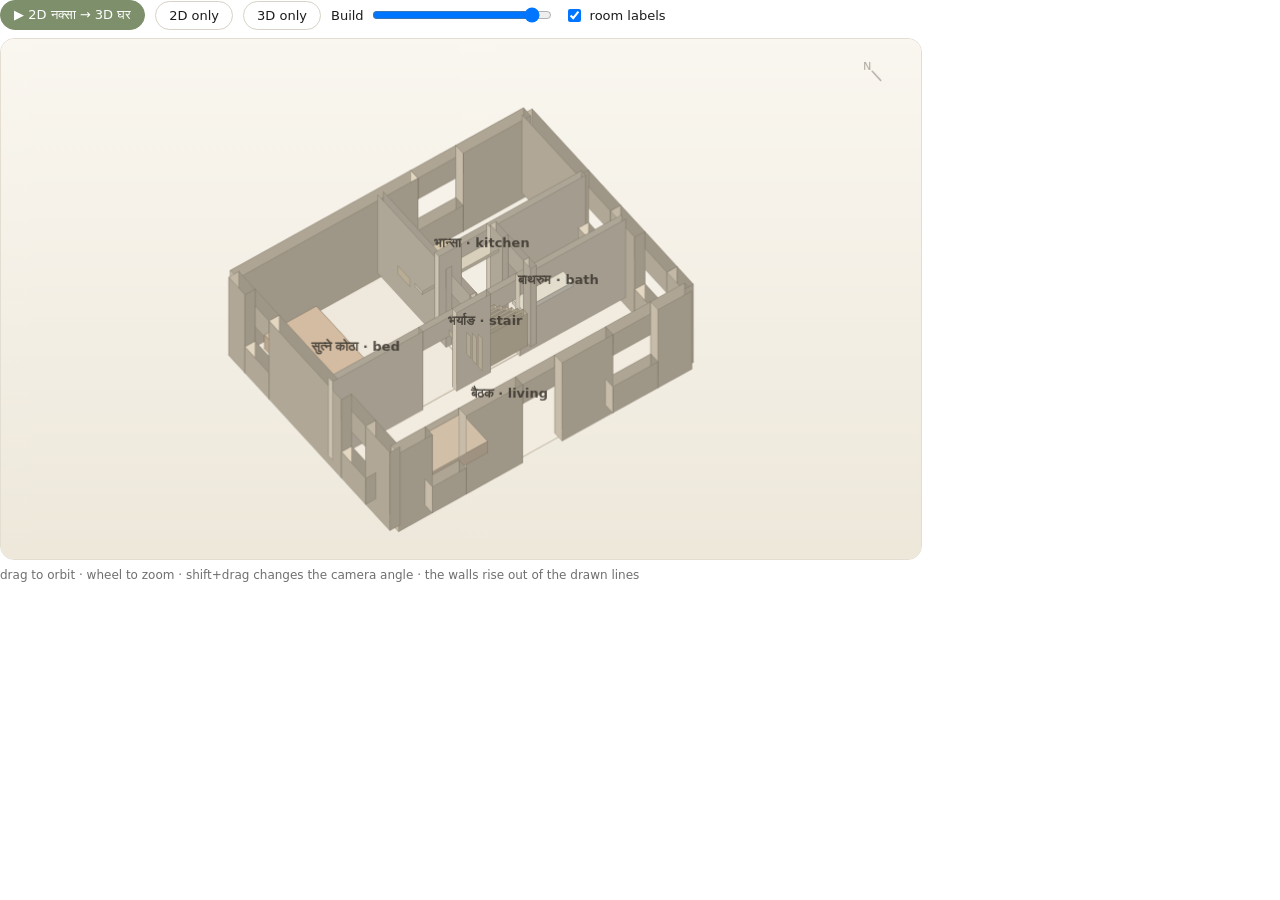
<file: proto/plan-to-3d.html>
<!doctype html>
<html lang="en">
<head>
<meta charset="utf-8">
<title>Plan → 3D transition (proof of concept)</title>
<style>
  body{margin:0;font-family:system-ui,'Segoe UI',sans-serif;color:var(--foreground,#1c1c1e)}
  .wrap{display:flex;flex-direction:column;gap:8px;max-width:920px;align-items:flex-start}
  .bar{display:flex;gap:10px;align-items:center;flex-wrap:wrap;font-size:13px}
  button{font:inherit;font-size:13px;padding:6px 13px;border-radius:999px;border:1px solid var(--border,#d8d2c6);
         background:transparent;color:inherit;cursor:pointer}
  button.primary{background:#7d8f6b;border-color:#7d8f6b;color:#fff}
  input[type=range]{width:180px;vertical-align:middle}
  canvas{width:100%;height:520px;border-radius:14px;display:block;border:1px solid var(--border,#e4ded2);cursor:grab}
  canvas:active{cursor:grabbing}
  .cap{font-size:12px;color:var(--muted-foreground,#6f6f6f)}
  label{display:flex;align-items:center;gap:6px}
</style>
</head>
<body>
<div class="wrap">
  <div class="bar">
    <button class="primary" id="play">▶ 2D नक्सा → 3D घर</button>
    <button id="b2d">2D only</button>
    <button id="b3d">3D only</button>
    <label>Build <input type="range" id="prog" min="0" max="100" value="0"></label>
    <label><input type="checkbox" id="lbl" checked> room labels</label>
  </div>
  <canvas id="c"></canvas>
  <div class="cap">drag to orbit · wheel to zoom · shift+drag changes the camera angle · the walls rise out of the drawn lines</div>
</div>
<script>
(function(){
  "use strict";
  var cv = document.getElementById('c'), ctx = cv.getContext('2d');
  var W = 900, H = 520, DPR = 1;

  function resize(){
    var r = cv.getBoundingClientRect();
    W = Math.max(320, r.width); H = Math.max(240, r.height);
    DPR = Math.min(2, window.devicePixelRatio || 1);
    cv.width = Math.round(W*DPR); cv.height = Math.round(H*DPR);
    ctx.setTransform(DPR,0,0,DPR,0,0);
  }

  /* ---------------- plan data (feet) : a small two-room Nepali house ---------------- */
  var H_WALL = 9, DOOR_H = 6.8, WIN_SILL = 3, WIN_HEAD = 6.6;

  var walls = [
    // exterior 0.9' walls
    {a:[0,20],  b:[26,20], t:0.9, openings:[{at:3,w:3,kind:'win'},{at:11,w:3.5,kind:'door'},{at:19,w:4,kind:'win'}]},
    {a:[26,20], b:[26,0],  t:0.9, openings:[{at:2,w:4,kind:'win'},{at:9,w:4,kind:'win'}]},
    {a:[26,0],  b:[0,0],   t:0.9, openings:[{at:6,w:4,kind:'win'}]},
    {a:[0,0],   b:[0,20],  t:0.9, openings:[{at:2,w:3,kind:'win'},{at:14,w:3,kind:'win'}]},
    // interior 0.5' partitions
    {a:[0,12],  b:[26,12], t:0.5, openings:[{at:8,w:3,kind:'door'},{at:14,w:2.6,kind:'door'}]},
    {a:[13,0],  b:[13,12], t:0.5, openings:[{at:8.5,w:3,kind:'door'}]},
    {a:[13,7],  b:[26,7],  t:0.5, openings:[{at:2,w:2.6,kind:'door'}]},
    {a:[18,7],  b:[18,12], t:0.5, openings:[{at:1.5,w:2.6,kind:'door'}]}
  ];

  var rooms = [
    {name:'बैठक · living',   poly:[[0,12],[26,12],[26,20],[0,20]], c:[13,16],   tint:'#f2ece0'},
    {name:'सुत्ने कोठा · bed',poly:[[0,0],[13,0],[13,12],[0,12]],  c:[6.5,6],   tint:'#efe8dc'},
    {name:'भान्सा · kitchen', poly:[[13,0],[26,0],[26,7],[13,7]],  c:[19.5,3.5],tint:'#f3eee3'},
    {name:'भर्याङ · stair',   poly:[[13,7],[18,7],[18,12],[13,12]],c:[15.5,9.5],tint:'#e9e2d6'},
    {name:'बाथरुम · bath',    poly:[[18,7],[26,7],[26,12],[18,12]],c:[22,9.5],  tint:'#ece5d9'}
  ];

  // low furniture / fittings so the 3D reads as a house
  var boxes = [
    {x0:13.9,y0:0.9,x1:18.4,y1:2.4,h:0.9,c:'#c9bda2'},   // kitchen counter
    {x0:19.0,y0:8.0,x1:23.5,y1:9.2,h:0.5,c:'#d8d2c4'},   // bath tub
    {x0:2.0,y0:1.0, x1:6.6,y1:7.6, h:1.6,c:'#c9b39a'},   // bed
    {x0:3.0,y0:15.0,x1:9.5,y1:18.2,h:1.3,c:'#c7b6a0'},   // sofa
    {x0:10.0,y0:16.2,x1:12.0,y1:17.6,h:1.0,c:'#bfae96'}, // table
    {x0:14.2,y0:2.6, x1:21.0,y1:3.5, h:0.35,c:'#cfc6b3'} // shelf
  ];
  // a few stair steps in the stair room
  var steps = [];
  for (var s=0; s<6; s++){
    steps.push({x0:13.6,y0:7.7+s*0.72,x1:17.6,y1:8.2+s*0.72,h:0.62*(s+1),c:'#c2b7a0'});
  }

  /* ---------------- camera ---------------- */
  var yaw = -0.62, elev = 24*Math.PI/180, zoom = 1.0;
  var p = 0, playing = false, labelsOn = true, t0 = 0;

  function proj(x,y,z){
    var cy = Math.cos(yaw), sy = Math.sin(yaw);
    var X = x*cy - y*sy, Y = x*sy + y*cy;
    var ce = Math.cos(elev), se = Math.sin(elev);
    return [X, Y*se - z*ce];
  }

  // fit the projected house into the canvas
  function fit(){
    var xs=[], ys=[];
    function push(pt){ var P=proj(pt[0],pt[1],pt[2]); xs.push(P[0]); ys.push(P[1]); }
    for (var i=0;i<rooms.length;i++){ var pl=rooms[i].poly;
      for (var j=0;j<pl.length;j++){ push([pl[j][0],pl[j][1],0]); push([pl[j][0],pl[j][1],H_WALL]); } }
    var mx = (Math.min.apply(null,xs)+Math.max.apply(null,xs))/2;
    var my = (Math.min.apply(null,ys)+Math.max.apply(null,ys))/2;
    var dx = (Math.max.apply(null,xs)-Math.min.apply(null,xs)) || 1;
    var dy = (Math.max.apply(null,ys)-Math.min.apply(null,ys)) || 1;
    var s = Math.min(W*0.82/dx, H*0.80/dy) * zoom;
    return {s:s, ox:W/2 - mx*s, oy:H/2 - my*s + H*0.04};
  }

  function F(px,py,f){
    var P = proj(px,py,0);
    return [f.ox + (P[0])*f.s, f.oy + (P[1])*f.s];
  }
  function F3(px,py,pz,f){
    var P = proj(px,py,pz);
    return [f.ox + (P[0])*f.s, f.oy + (P[1])*f.s];
  }
  function poly(pts, fill, stroke, lw){
    ctx.beginPath();
    for (var i=0;i<pts.length;i++){ if(i) ctx.lineTo(pts[i][0],pts[i][1]); else ctx.moveTo(pts[i][0],pts[i][1]); }
    ctx.closePath();
    if (fill){ ctx.fillStyle = fill; ctx.fill(); }
    if (stroke){ ctx.lineWidth = lw||1; ctx.strokeStyle = stroke; ctx.stroke(); }
  }
  function shade(hex, k){
    var n = parseInt(hex.slice(1),16);
    var r = Math.min(255,Math.round(((n>>16)&255)*k));
    var g = Math.min(255,Math.round(((n>>8)&255)*k));
    var b = Math.min(255,Math.round((n&255)*k));
    return 'rgb('+r+','+g+','+b+')';
  }
  function smooth(a,b,x){ x=(x-a)/(b-a); x=Math.max(0,Math.min(1,x)); return x*x*(3-2*x); }
  function easeOut(x){ return 1-Math.pow(1-x,3); }

  var LIGHT = (function(){ var v=[-0.62,-0.55,0.56], L=Math.sqrt(v[0]*v[0]+v[1]*v[1]+v[2]*v[2]); return [v[0]/L,v[1]/L,v[2]/L]; })();

  function draw(){
    var f = fit();
    ctx.clearRect(0,0,W,H);

    // paper backdrop
    var g = ctx.createLinearGradient(0,0,0,H);
    g.addColorStop(0,'#faf7f0'); g.addColorStop(1,'#eee8db');
    ctx.fillStyle = g; ctx.fillRect(0,0,W,H);

    var planAlpha = 1 - smooth(0.05,0.55,p);      // drawn linework fades as the model rises
    var modelAlpha = smooth(0.08,0.45,p);

    // ---- floor slabs (each room tinted like a drawing) ----
    for (var i=0;i<rooms.length;i++){
      var r = rooms[i], pts = [];
      for (var j=0;j<r.poly.length;j++) pts.push(F(r.poly[j][0], r.poly[j][1], f));
      poly(pts, r.tint, '#c3b9a6', 1.1*DPR);
    }

    // ---- 2D drawing linework: the walls as pen lines, still flat ----
    if (planAlpha > 0.01){
      ctx.save(); ctx.globalAlpha = planAlpha;
      ctx.lineCap = 'round';
      for (var w=0; w<walls.length; w++){
        var A = F(walls[w].a[0], walls[w].a[1], f), B = F(walls[w].b[0], walls[w].b[1], f);
        ctx.beginPath(); ctx.moveTo(A[0],A[1]); ctx.lineTo(B[0],B[1]);
        ctx.lineWidth = (walls[w].t>=0.8? 3.2:2.0)*DPR;
        ctx.strokeStyle = walls[w].t>=0.8 ? '#3f3a33' : '#6b6459';
        ctx.stroke();
      }
      // dimension line along the front, like a real sheet
      var d1 = F(0,22.4,f), d2 = F(26,22.4,f);
      ctx.strokeStyle = '#8d857a'; ctx.lineWidth = 1*DPR;
      ctx.beginPath(); ctx.moveTo(d1[0],d1[1]); ctx.lineTo(d2[0],d2[1]); ctx.stroke();
      ctx.fillStyle = '#6f675c';
      ctx.font = (11*DPR)+'px system-ui, sans-serif'; ctx.textAlign='center';
      ctx.fillText('26\'-0"', (d1[0]+d2[0])/2, d1[1]-4*DPR);
      ctx.restore();
    }

    // ---- 3D geometry, back to front ----
    if (modelAlpha > 0.01){
      var faces = [];
      function addQuad(q, base, kind){
        var cx=0, cyw=0, cz=0, pts=[];
        for (var k=0;k<4;k++){
          cx+=q[k][0]; cyw+=q[k][1]; cz+=q[k][2];
          pts.push(F3(q[k][0], q[k][1], q[k][2], f));
        }
        cx/=4; cyw/=4; cz/=4;
        var depth = proj(cx,cyw,cz)[1];
        faces.push({pts:pts, base:base, kind:kind||'side', depth:depth});
      }
      // vertical wall prisms (solid spans, plus lintels/sills around openings)
      for (var wi=0; wi<walls.length; wi++){
        var wl = walls[wi];
        var ax=wl.a[0], ay=wl.a[1], bx=wl.b[0], by=wl.b[1];
        var L = Math.hypot(bx-ax, by-ay);
        var dx=(bx-ax)/L, dy=(by-ay)/L, nx=-dy*wl.t/2, ny=dx*wl.t/2;
        var base = wl.t>=0.8 ? '#d6cbb6' : '#ddd3c0';
        function prism(s0, s1, z0, z1, col){
          var p0=[ax+dx*s0, ay+dy*s0], p1=[ax+dx*s1, ay+dy*s1];
          var c0=[p0[0]+nx,p0[1]+ny], c1=[p1[0]+nx,p1[1]+ny], c2=[p1[0]-nx,p1[1]-ny], c3=[p0[0]-nx,p0[1]-ny];
          // grow with progress, staggered along the wall
          var grow = easeOut(Math.max(0, Math.min(1, (p*1.35) - (s0/L)*0.22)));
          var zt = z0 + (z1-z0)*grow;
          if (zt - z0 < 0.02) return;
          function sh(v){ var d = v[0]*LIGHT[0]+v[1]*LIGHT[1]+v[2]*LIGHT[2]; return 0.74 + 0.30*Math.max(0,d); }
          addQuad([[c0[0],c0[1],z0],[c1[0],c1[1],z0],[c1[0],c1[1],zt],[c0[0],c0[1],zt]], shade(col, sh([nx,ny,0])));
          addQuad([[c2[0],c2[1],z0],[c3[0],c3[1],z0],[c3[0],c3[1],zt],[c2[0],c2[1],zt]], shade(col, sh([-nx,-ny,0])));
          addQuad([[c1[0],c1[1],z0],[c2[0],c2[1],z0],[c2[0],c2[1],zt],[c1[0],c1[1],zt]], shade(col, sh([dx,dy,0])));
          addQuad([[c3[0],c3[1],z0],[c0[0],c0[1],z0],[c0[0],c0[1],zt],[c3[0],c3[1],zt]], shade(col, sh([-dx,-dy,0])));
          if (grow > 0.985) addQuad([[c0[0],c0[1],zt],[c1[0],c1[1],zt],[c2[0],c2[1],zt],[c3[0],c3[1],zt]], shade(col, 1.06), 'top');
        }
        var cuts = (wl.openings||[]).slice().sort(function(m,n){ return m.at-n.at; });
        var cur = 0;
        for (var ci=0; ci<cuts.length; ci++){
          var op = cuts[ci];
          if (op.at > cur) prism(cur, op.at, 0, H_WALL, base);
          if (op.kind === 'door'){ prism(op.at, op.at+op.w, DOOR_H, H_WALL, base); }
          else { prism(op.at, op.at+op.w, 0, WIN_SILL, base); prism(op.at, op.at+op.w, WIN_HEAD, H_WALL, base); }
          cur = op.at + op.w;
        }
        if (cur < L) prism(cur, L, 0, H_WALL, base);
      }
      // furniture + steps as simple boxes
      var all = boxes.concat(steps);
      for (var bi=0; bi<all.length; bi++){
        var b = all[bi];
        var grow2 = easeOut(Math.max(0, Math.min(1, p*1.5 - 0.45)));
        var h = b.h*grow2;
        if (h < 0.03) continue;
        var q0=[b.x0,b.y0,b.x1,b.y1];
        addQuad([[b.x0,b.y0,h],[b.x1,b.y0,h],[b.x1,b.y1,h],[b.x0,b.y1,h]], shade(b.c,1.05), 'top');
        addQuad([[b.x0,b.y0,0],[b.x1,b.y0,0],[b.x1,b.y0,h],[b.x0,b.y0,h]], shade(b.c,0.86));
        addQuad([[b.x1,b.y1,0],[b.x0,b.y1,0],[b.x0,b.y1,h],[b.x1,b.y1,h]], shade(b.c,0.80));
        addQuad([[b.x1,b.y0,0],[b.x1,b.y1,0],[b.x1,b.y1,h],[b.x1,b.y0,h]], shade(b.c,0.90));
        addQuad([[b.x0,b.y1,0],[b.x0,b.y0,0],[b.x0,b.y0,h],[b.x0,b.y1,h]], shade(b.c,0.92));
      }

      faces.sort(function(a,b){ return a.depth - b.depth; });
      ctx.save(); ctx.globalAlpha = modelAlpha;
      for (var fi=0; fi<faces.length; fi++){
        var fa = faces[fi];
        poly(fa.pts, fa.base, fa.kind==='top'? 'rgba(120,110,95,0.35)' : 'rgba(110,100,86,0.28)', 1*DPR);
      }
      ctx.restore();
    }

    // ---- labels + compass ----
    var la = smooth(0.42,0.85,p);
    if (labelsOn && la > 0.01){
      ctx.save(); ctx.globalAlpha = la;
      ctx.textAlign='center'; ctx.font = '600 '+(13*DPR)+'px system-ui, sans-serif';
      for (var ri=0; ri<rooms.length; ri++){
        var rr = rooms[ri];
        var c = F3(rr.c[0], rr.c[1], 1.6, f);
        ctx.fillStyle = 'rgba(58,53,46,0.86)';
        ctx.fillText(rr.name, c[0], c[1]);
      }
      ctx.restore();
    }
    // north arrow (drawing convention)
    ctx.save(); ctx.globalAlpha = 0.55; ctx.translate(W-40*DPR, 42*DPR);
    var nA = proj(0,-1,0);
    ctx.strokeStyle='#6f675c'; ctx.lineWidth=1.4*DPR;
    ctx.beginPath(); ctx.moveTo(0,0);
    ctx.lineTo(nA[0]*16*DPR, nA[1]*16*DPR); ctx.stroke();
    ctx.fillStyle='#6f675c'; ctx.font=(11*DPR)+'px system-ui, sans-serif'; ctx.textAlign='center';
    ctx.fillText('N', nA[0]*24*DPR, nA[1]*24*DPR+4*DPR);
    ctx.restore();
  }

  /* ---------------- animation ---------------- */
  function loop(ts){
    if (playing){
      var dur = 2600, t = ts - t0, x = Math.min(1, t/dur);
      p = easeOut(x);
      elev = (90 - 66*x) * Math.PI/180;
      document.getElementById('prog').value = String(Math.round(p*100));
      if (x >= 1){ playing = false; }
    }
    draw();
    requestAnimationFrame(loop);
  }

  function setP(v){
    p = Math.max(0, Math.min(1, v));
    if (p >= 1) elev = 24*Math.PI/180;
    if (p <= 0) elev = 90*Math.PI/180;
    document.getElementById('prog').value = String(Math.round(p*100));
  }

  document.getElementById('play').addEventListener('click', function(){
    setP(0); elev = 90*Math.PI/180; playing = true; t0 = performance.now();
  });
  document.getElementById('b2d').addEventListener('click', function(){ playing=false; setP(0); elev = 90*Math.PI/180; });
  document.getElementById('b3d').addEventListener('click', function(){ playing=false; setP(1); elev = 24*Math.PI/180; });
  document.getElementById('prog').addEventListener('input', function(e){
    playing = false; p = Number(e.target.value)/100;
    elev = (90 - 66*p) * Math.PI/180;
  });
  document.getElementById('lbl').addEventListener('change', function(e){ labelsOn = e.target.checked; });

  var drag = null;
  cv.addEventListener('mousedown', function(e){ drag = {x:e.clientX, y:e.clientY, shift:e.shiftKey}; });
  window.addEventListener('mouseup', function(){ drag = null; });
  window.addEventListener('mousemove', function(e){
    if (!drag) return;
    var dx = e.clientX - drag.x, dy = e.clientY - drag.y;
    drag.x = e.clientX; drag.y = e.clientY;
    if (drag.shift){ elev = Math.max(8, Math.min(90, elev + dy*0.006)) * 1; }
    else yaw += dx*0.010;
  });
  cv.addEventListener('wheel', function(e){
    e.preventDefault(); zoom = Math.max(0.55, Math.min(2.2, zoom * (e.deltaY>0? 0.94 : 1.06)));
  }, {passive:false});

  resize();
  setP(0); elev = 90*Math.PI/180;
  requestAnimationFrame(function(ts){ t0 = ts; playing = true; requestAnimationFrame(loop); });
  window.addEventListener('resize', resize);
})();
</script>
</body>
</html>
</file>
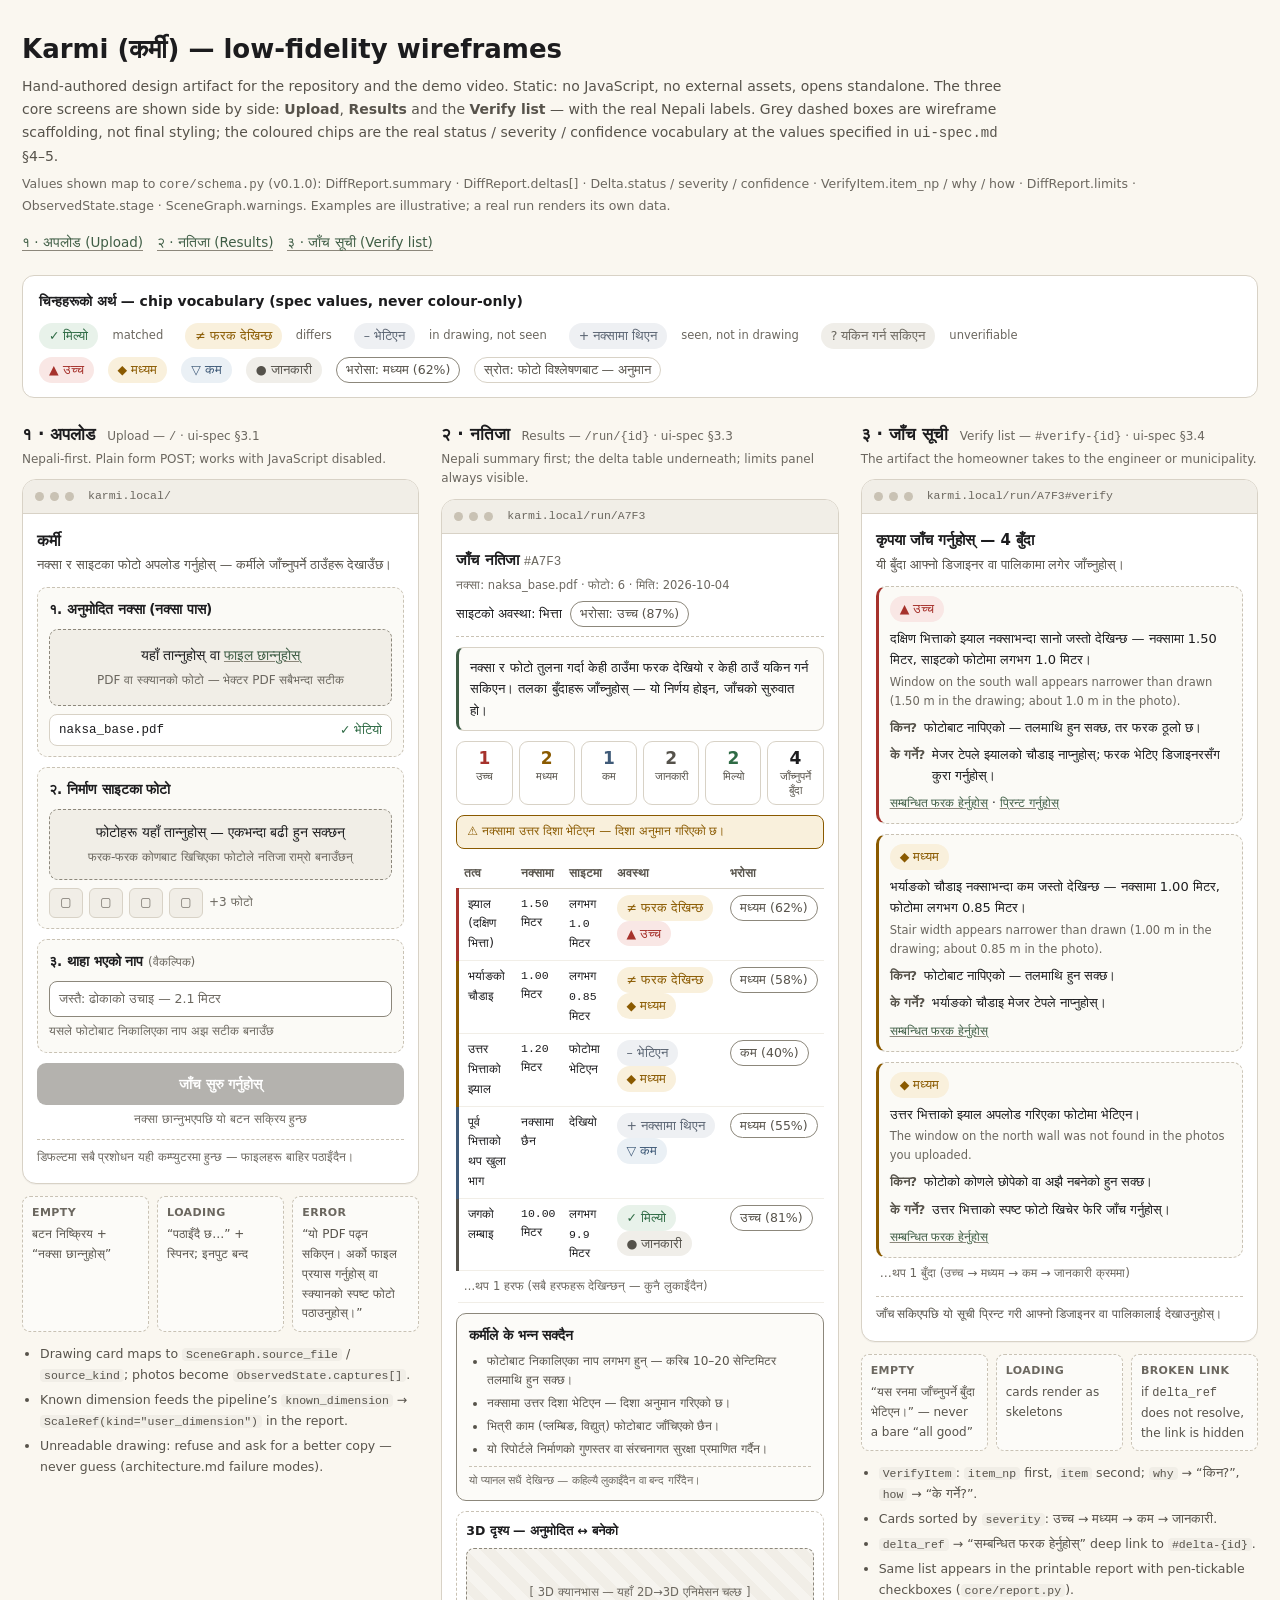
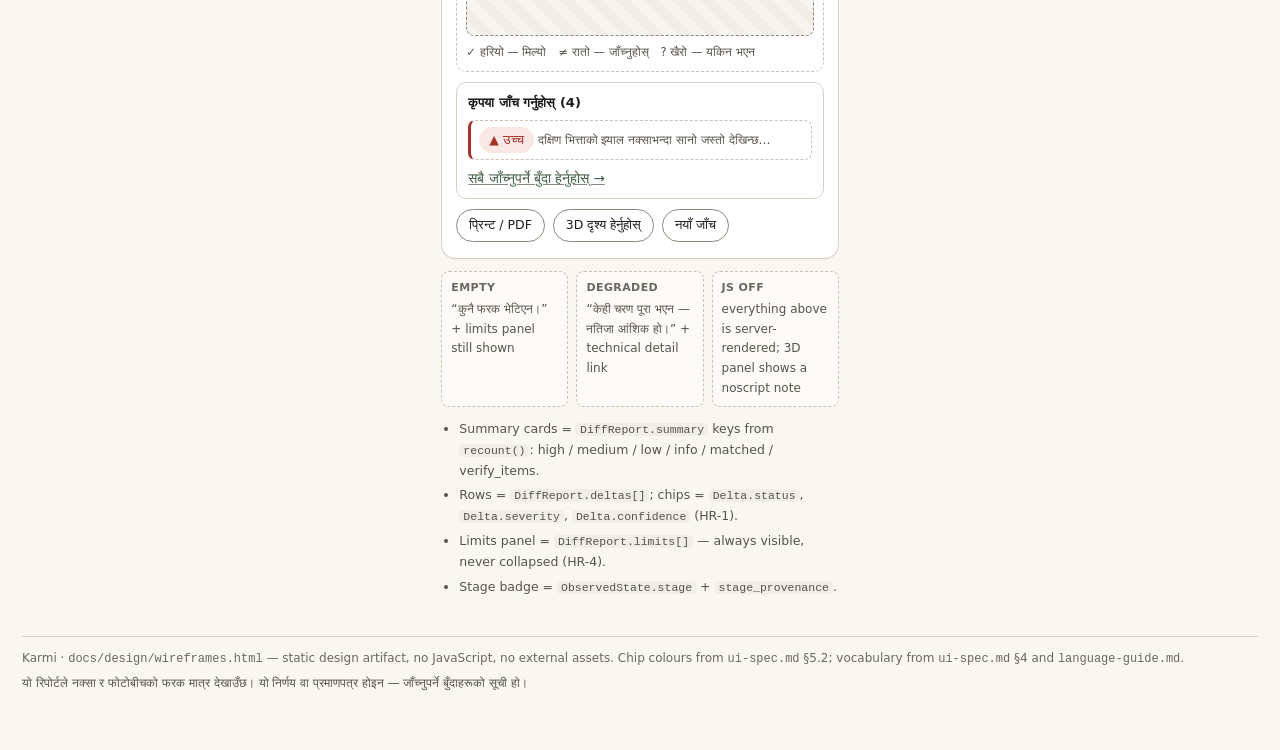
<file: docs/design/wireframes.html>
<!doctype html>
<html lang="en">
<head>
<meta charset="utf-8">
<meta name="viewport" content="width=device-width, initial-scale=1">
<title>Karmi — wireframes (design artifact)</title>
<style>
  :root{
    --paper:#FAF7F0; --surface:#FFFFFF; --ink:#1C1C1E; --ink-muted:#57534B;
    --border:#D8D2C6; --border-strong:#8C877B; --accent:#3F5D45;
    --wf-fill:#F1EEE7; --wf-line:#C9C2B4; --wf-ink:#6B675F;
    --sev-high-bg:#F9E7E5; --sev-high:#A6322C;
    --sev-med-bg:#F9F0DC;  --sev-med:#8A5A00;
    --sev-low-bg:#EAF0F5;  --sev-low:#3F5A78;
    --sev-info-bg:#F0EEE9; --sev-info:#55524B;
    --ok-bg:#E8F2EA; --ok:#2F6B45;
    --neutral-bg:#EEF0F3; --neutral:#5A6472;
    --unknown-bg:#F0EEE9; --unknown:#6B675F;
    --font:"Noto Sans Devanagari","Nirmala UI","Mangal","Kalimati",system-ui,"Segoe UI",Roboto,sans-serif;
    --mono:"Cascadia Mono",Consolas,"Courier New",monospace;
  }
  *{box-sizing:border-box}
  html,body{margin:0;padding:0}
  body{background:var(--paper);color:var(--ink);font-family:var(--font);font-size:14px;line-height:1.65}
  .doc{max-width:1440px;margin:0 auto;padding:28px 22px 60px}

  /* ---------- document head ---------- */
  .doc-head h1{font-size:26px;margin:0 0 4px;font-weight:650}
  .doc-head .sub{color:var(--ink-muted);max-width:980px;margin:0 0 6px}
  .doc-head .meta{color:var(--wf-ink);font-size:12.5px;margin:0}
  .doc-head .navline{margin:14px 0 0;font-size:13.5px}
  .doc-head .navline a{color:var(--accent);text-decoration:none;border-bottom:1px solid var(--border-strong)}
  .doc-head .navline a + a{margin-left:14px}

  /* ---------- legend ---------- */
  .legend{margin:22px 0 8px;padding:14px 16px;background:var(--surface);border:1px solid var(--border);border-radius:12px}
  .legend h2{font-size:14px;margin:0 0 10px;font-weight:650}
  .legend .lgrow{display:flex;flex-wrap:wrap;gap:8px 14px;align-items:center;margin-bottom:8px}
  .legend .lgrow:last-child{margin-bottom:0}
  .legend .lg-en{color:var(--wf-ink);font-size:11.5px;margin-right:8px}

  /* ---------- chips (spec values) ---------- */
  .chip{display:inline-flex;align-items:center;gap:5px;padding:1px 9px;border-radius:999px;font-size:12.5px;line-height:1.75;white-space:nowrap;border:1px solid transparent}
  .chip.ok{background:var(--ok-bg);color:var(--ok)}
  .chip.diff{background:var(--sev-med-bg);color:var(--sev-med)}
  .chip.slate{background:var(--neutral-bg);color:var(--neutral)}
  .chip.grey{background:var(--unknown-bg);color:var(--unknown)}
  .chip.sev-high{background:var(--sev-high-bg);color:var(--sev-high)}
  .chip.sev-med{background:var(--sev-med-bg);color:var(--sev-med)}
  .chip.sev-low{background:var(--sev-low-bg);color:var(--sev-low)}
  .chip.sev-info{background:var(--sev-info-bg);color:var(--sev-info)}
  .chip.conf{background:#fff;border-color:var(--border-strong);color:var(--ink-muted)}
  .chip.src{background:#fff;border-color:var(--border);color:var(--ink-muted)}

  /* ---------- board layout: side by side ---------- */
  .board{display:grid;grid-template-columns:repeat(3,minmax(0,1fr));gap:22px;align-items:start;margin-top:22px}
  @media (max-width:1180px){.board{grid-template-columns:repeat(2,minmax(0,1fr))}}
  @media (max-width:820px){.board{grid-template-columns:1fr}}
  .col h2{font-size:17px;margin:0 0 2px;font-weight:650}
  .col h2 .en{font-size:12px;color:var(--wf-ink);font-weight:400;margin-left:6px}
  .col .spec{font-size:12px;color:var(--wf-ink);margin:0 0 10px}

  /* ---------- device frame ---------- */
  .device{background:var(--surface);border:1px solid var(--border);border-radius:14px;overflow:hidden;box-shadow:0 1px 0 rgba(28,28,30,.04)}
  .chrome{background:var(--wf-fill);border-bottom:1px solid var(--border);padding:7px 12px;display:flex;align-items:center;gap:6px}
  .chrome .dot{width:9px;height:9px;border-radius:50%;background:var(--wf-line);display:inline-block}
  .chrome .url{margin-left:8px;font-size:11.5px;color:var(--wf-ink);font-family:var(--mono)}
  .screen{padding:14px 14px 16px;font-size:13.5px}

  /* ---------- wireframe scaffolding ---------- */
  .card{border:1px dashed var(--wf-line);border-radius:10px;padding:10px 11px;margin-bottom:10px;background:#FBFAF6}
  .step{font-weight:600;margin-bottom:8px;font-size:13.5px}
  .opt{font-weight:400;color:var(--wf-ink);font-size:12px}
  .dropzone{border:1.5px dashed var(--border-strong);border-radius:9px;background:var(--wf-fill);color:var(--wf-ink);text-align:center;padding:14px 10px}
  .dropzone .dz-main{color:var(--ink)}
  .hint{font-size:12px;color:var(--wf-ink);margin-top:5px}
  .file-pill{display:flex;justify-content:space-between;align-items:center;margin-top:8px;border:1px solid var(--border);border-radius:8px;padding:5px 9px;background:#fff;font-size:12.5px}
  .file-pill .mono{font-family:var(--mono)}
  .file-pill .okmark{color:var(--ok)}
  .thumbs{display:flex;gap:6px;margin-top:8px}
  .thumbs .t{width:34px;height:30px;border:1px solid var(--border);border-radius:6px;background:var(--wf-fill);display:flex;align-items:center;justify-content:center;color:var(--wf-ink);font-size:12px}
  .thumbs .more{align-self:center;color:var(--wf-ink);font-size:12px}
  .fake-input{border:1px solid var(--border-strong);border-radius:8px;padding:7px 9px;color:var(--wf-ink);background:#fff;font-size:12.5px}
  .btn-primary{background:var(--accent);color:#fff;text-align:center;padding:10px;border-radius:9px;font-weight:600;margin-top:2px}
  .btn-primary.disabled{background:var(--wf-ink);opacity:.5}
  .btn-note{text-align:center;font-size:11.5px;color:var(--wf-ink);margin-top:5px}
  .fineprint{font-size:11.5px;color:var(--wf-ink);margin-top:10px;border-top:1px dashed var(--wf-line);padding-top:8px}
  .btn-ghost{border:1px solid var(--border-strong);border-radius:999px;padding:5px 12px;color:var(--ink);font-size:12.5px;display:inline-block}

  /* ---------- results screen ---------- */
  .run-head{border-bottom:1px dashed var(--wf-line);padding-bottom:9px;margin-bottom:10px}
  .run-title{font-weight:650;font-size:15px}
  .run-id{color:var(--wf-ink);font-weight:400;font-size:12.5px;font-family:var(--mono)}
  .run-meta{font-size:11.5px;color:var(--wf-ink);margin:3px 0 6px}
  .stage-badge{font-size:12.5px;display:flex;align-items:center;gap:7px;flex-wrap:wrap}
  .narration{border:1px solid var(--border);border-left:3px solid var(--accent);background:#FCFBF8;border-radius:8px;padding:9px 11px;margin-bottom:10px;font-size:13px}
  .cards{display:grid;grid-template-columns:repeat(6,1fr);gap:6px;margin-bottom:10px}
  @media (max-width:820px){.cards{grid-template-columns:repeat(3,1fr)}}
  .sum{border:1px solid var(--border);border-radius:9px;padding:6px 4px;text-align:center;background:#fff}
  .sum b{display:block;font-size:17px;line-height:1.2}
  .sum span{font-size:10.5px;color:var(--ink-muted);display:block;line-height:1.4}
  .sum.sev-high b{color:var(--sev-high)} .sum.sev-med b{color:var(--sev-med)}
  .sum.sev-low b{color:var(--sev-low)}  .sum.sev-info b{color:var(--sev-info)}
  .sum.ok b{color:var(--ok)}
  .warn-strip{border:1px solid var(--sev-med);background:var(--sev-med-bg);color:var(--sev-med);border-radius:8px;padding:6px 10px;font-size:12px;margin-bottom:10px}
  table.delta{width:100%;border-collapse:collapse;font-size:12px;margin-bottom:10px}
  table.delta th{text-align:left;color:var(--ink-muted);font-weight:600;border-bottom:1px solid var(--border);padding:5px 6px;font-size:11.5px}
  table.delta td{border-bottom:1px solid var(--wf-fill);padding:6px;vertical-align:top}
  table.delta tr.r-high{border-left:3px solid var(--sev-high)}
  table.delta tr.r-med{border-left:3px solid var(--sev-med)}
  table.delta tr.r-low{border-left:3px solid var(--sev-low)}
  table.delta tr.r-info{border-left:3px solid var(--sev-info)}
  table.delta tr.r-high td:first-child,table.delta tr.r-med td:first-child,
  table.delta tr.r-low td:first-child,table.delta tr.r-info td:first-child{padding-left:9px}
  table.delta .mono{font-family:var(--mono);font-size:11.5px}
  table.delta .more-row{color:var(--wf-ink);font-size:11.5px}
  .limits{border:1.5px solid var(--border-strong);background:#FCFBF8;border-radius:10px;padding:10px 12px;margin-bottom:10px}
  .limits-title{font-weight:650;font-size:13.5px;margin-bottom:5px}
  .limits ul{margin:0;padding-left:18px;font-size:12px;color:var(--ink-muted)}
  .limits li{margin:3px 0}
  .limits-never{font-size:11px;color:var(--wf-ink);margin-top:6px;border-top:1px dashed var(--wf-line);padding-top:5px}
  .view3d{border:1px dashed var(--wf-line);border-radius:10px;padding:9px;margin-bottom:10px}
  .view3d-title{font-size:12.5px;font-weight:600;margin-bottom:7px}
  .canvas-ph{height:88px;border:1.5px dashed var(--border-strong);border-radius:8px;display:flex;align-items:center;justify-content:center;color:var(--wf-ink);font-size:11.5px;text-align:center;
    background:repeating-linear-gradient(45deg,#F6F4EF,#F6F4EF 10px,#F1EEE7 10px,#F1EEE7 20px)}
  .legend-row{display:flex;gap:12px;margin-top:7px;font-size:11.5px;color:var(--ink-muted);flex-wrap:wrap}
  .verify-teaser{border:1px solid var(--border);border-radius:10px;padding:9px 11px;margin-bottom:10px}
  .vt-title{font-weight:650;font-size:13px;margin-bottom:6px}
  .vt-card{border:1px dashed var(--wf-line);border-left:3px solid var(--sev-high);border-radius:7px;padding:6px 8px;font-size:12px;color:var(--ink-muted)}
  .link{color:var(--accent);text-decoration:underline;text-decoration-color:var(--border-strong)}
  .actions{display:flex;gap:8px;flex-wrap:wrap;margin-top:4px}

  /* ---------- verify screen ---------- */
  .v-head{font-weight:650;font-size:15px;margin-bottom:2px}
  .v-sub{font-size:12.5px;color:var(--ink-muted);margin-bottom:10px}
  .vcard{border:1px dashed var(--wf-line);border-radius:10px;padding:9px 11px;margin-bottom:10px;background:#FBFAF6}
  .vcard.high{border-left:3px solid var(--sev-high)}
  .vcard.medium{border-left:3px solid var(--sev-med)}
  .vchips{margin-bottom:6px;display:flex;gap:6px;flex-wrap:wrap}
  .vitem{font-size:13px}
  .vitem-en{font-size:11.5px;color:var(--wf-ink);margin-top:2px}
  .vrow{display:flex;gap:7px;margin-top:7px;font-size:12.5px}
  .vlabel{color:var(--ink-muted);font-weight:600;white-space:nowrap}
  .vlinks{margin-top:8px;font-size:12px}
  .v-note{font-size:12px;color:var(--ink-muted);border-top:1px dashed var(--wf-line);padding-top:8px;margin-top:12px}
  .more-note{font-size:12px;color:var(--wf-ink);margin:-4px 0 10px 4px}

  /* ---------- annotations ---------- */
  .notes{font-size:12.5px;color:var(--ink-muted);padding-left:18px;margin:12px 0 0}
  .notes li{margin:4px 0}
  .notes code{font-family:var(--mono);font-size:11.5px;background:var(--wf-fill);border-radius:4px;padding:0 4px}
  .states{display:grid;grid-template-columns:repeat(3,1fr);gap:8px;margin-top:12px}
  @media (max-width:820px){.states{grid-template-columns:1fr}}
  .state{border:1px dashed var(--wf-line);border-radius:8px;padding:7px 9px;font-size:12px;color:var(--ink-muted);background:#FCFBF8}
  .state b{display:block;font-size:11px;color:var(--wf-ink);letter-spacing:.4px;text-transform:uppercase;margin-bottom:3px}

  .doc-foot{margin-top:34px;border-top:1px solid var(--border);padding-top:12px;font-size:12px;color:var(--wf-ink)}
  .doc-foot .stand{margin-top:4px;color:var(--ink-muted)}
</style>
</head>
<body>
<div class="doc">

  <header class="doc-head">
    <h1>Karmi (कर्मी) — low-fidelity wireframes</h1>
    <p class="sub">Hand-authored design artifact for the repository and the demo video. Static: no JavaScript, no external assets, opens standalone. The three core screens are shown side by side: <strong>Upload</strong>, <strong>Results</strong> and the <strong>Verify list</strong> — with the real Nepali labels. Grey dashed boxes are wireframe scaffolding, not final styling; the coloured chips are the real status / severity / confidence vocabulary at the values specified in <code>ui-spec.md</code> §4–5.</p>
    <p class="meta">Values shown map to <code>core/schema.py</code> (v0.1.0): DiffReport.summary · DiffReport.deltas[] · Delta.status / severity / confidence · VerifyItem.item_np / why / how · DiffReport.limits · ObservedState.stage · SceneGraph.warnings. Examples are illustrative; a real run renders its own data.</p>
    <p class="navline"><a href="#upload">१ · अपलोड (Upload)</a><a href="#results">२ · नतिजा (Results)</a><a href="#verify">३ · जाँच सूची (Verify list)</a></p>
  </header>

  <section class="legend" aria-label="Chip vocabulary legend">
    <h2>चिन्हहरूको अर्थ — chip vocabulary (spec values, never colour-only)</h2>
    <div class="lgrow">
      <span class="chip ok">✓ मिल्यो</span><span class="lg-en">matched</span>
      <span class="chip diff">≠ फरक देखिन्छ</span><span class="lg-en">differs</span>
      <span class="chip slate">– भेटिएन</span><span class="lg-en">in drawing, not seen</span>
      <span class="chip slate">+ नक्सामा थिएन</span><span class="lg-en">seen, not in drawing</span>
      <span class="chip grey">? यकिन गर्न सकिएन</span><span class="lg-en">unverifiable</span>
    </div>
    <div class="lgrow">
      <span class="chip sev-high">▲ उच्च</span>
      <span class="chip sev-med">◆ मध्यम</span>
      <span class="chip sev-low">▽ कम</span>
      <span class="chip sev-info">● जानकारी</span>
      <span class="chip conf">भरोसा: मध्यम (62%)</span>
      <span class="chip src">स्रोत: फोटो विश्लेषणबाट — अनुमान</span>
    </div>
  </section>

  <main class="board">

    <!-- ================= SCREEN 1 — UPLOAD ================= -->
    <section class="col" id="upload">
      <h2>१ · अपलोड <span class="en">Upload — <code>/</code> · ui-spec §3.1</span></h2>
      <p class="spec">Nepali-first. Plain form POST; works with JavaScript disabled.</p>
      <div class="device">
        <div class="chrome"><span class="dot"></span><span class="dot"></span><span class="dot"></span><span class="url">karmi.local/</span></div>
        <div class="screen" lang="ne">
          <div style="margin-bottom:12px">
            <div style="font-weight:650;font-size:16px">कर्मी</div>
            <div style="color:var(--ink-muted);font-size:12.5px">नक्सा र साइटका फोटो अपलोड गर्नुहोस् — कर्मीले जाँच्नुपर्ने ठाउँहरू देखाउँछ।</div>
          </div>

          <div class="card">
            <div class="step">१. अनुमोदित नक्सा (नक्सा पास)</div>
            <div class="dropzone">
              <div class="dz-main">यहाँ तान्नुहोस् वा <span class="link">फाइल छान्नुहोस्</span></div>
              <div class="hint">PDF वा स्क्यानको फोटो — भेक्टर PDF सबैभन्दा सटीक</div>
            </div>
            <div class="file-pill"><span class="mono">naksa_base.pdf</span><span class="okmark">✓ भेटियो</span></div>
          </div>

          <div class="card">
            <div class="step">२. निर्माण साइटका फोटो</div>
            <div class="dropzone" style="padding:11px 10px">
              <div class="dz-main">फोटोहरू यहाँ तान्नुहोस् — एकभन्दा बढी हुन सक्छन्</div>
              <div class="hint">फरक-फरक कोणबाट खिचिएका फोटोले नतिजा राम्रो बनाउँछन्</div>
            </div>
            <div class="thumbs"><span class="t">▢</span><span class="t">▢</span><span class="t">▢</span><span class="t">▢</span><span class="more">+3 फोटो</span></div>
          </div>

          <div class="card">
            <div class="step">३. थाहा भएको नाप <span class="opt">(वैकल्पिक)</span></div>
            <div class="fake-input">जस्तै: ढोकाको उचाइ — 2.1 मिटर</div>
            <div class="hint">यसले फोटोबाट निकालिएका नाप अझ सटीक बनाउँछ</div>
          </div>

          <div class="btn-primary disabled">जाँच सुरु गर्नुहोस्</div>
          <div class="btn-note">नक्सा छान्नुभएपछि यो बटन सक्रिय हुन्छ</div>

          <div class="fineprint">डिफल्टमा सबै प्रशोधन यही कम्प्युटरमा हुन्छ — फाइलहरू बाहिर पठाइँदैन।</div>
        </div>
      </div>
      <div class="states">
        <div class="state"><b>Empty</b>बटन निष्क्रिय + “नक्सा छान्नुहोस्”</div>
        <div class="state"><b>Loading</b>“पठाइँदै छ…” + स्पिनर; इनपुट बन्द</div>
        <div class="state"><b>Error</b>“यो PDF पढ्न सकिएन। अर्को फाइल प्रयास गर्नुहोस् वा स्क्यानको स्पष्ट फोटो पठाउनुहोस्।”</div>
      </div>
      <ul class="notes">
        <li>Drawing card maps to <code>SceneGraph.source_file</code> / <code>source_kind</code>; photos become <code>ObservedState.captures[]</code>.</li>
        <li>Known dimension feeds the pipeline’s <code>known_dimension</code> → <code>ScaleRef(kind="user_dimension")</code> in the report.</li>
        <li>Unreadable drawing: refuse and ask for a better copy — never guess (architecture.md failure modes).</li>
      </ul>
    </section>

    <!-- ================= SCREEN 2 — RESULTS ================= -->
    <section class="col" id="results">
      <h2>२ · नतिजा <span class="en">Results — <code>/run/{id}</code> · ui-spec §3.3</span></h2>
      <p class="spec">Nepali summary first; the delta table underneath; limits panel always visible.</p>
      <div class="device">
        <div class="chrome"><span class="dot"></span><span class="dot"></span><span class="dot"></span><span class="url">karmi.local/run/A7F3</span></div>
        <div class="screen" lang="ne">
          <div class="run-head">
            <div class="run-title">जाँच नतिजा <span class="run-id">#A7F3</span></div>
            <div class="run-meta">नक्सा: naksa_base.pdf · फोटो: 6 · मिति: 2026-10-04</div>
            <div class="stage-badge">साइटको अवस्था: भित्ता <span class="chip conf">भरोसा: उच्च (87%)</span></div>
          </div>

          <div class="narration">नक्सा र फोटो तुलना गर्दा केही ठाउँमा फरक देखियो र केही ठाउँ यकिन गर्न सकिएन। तलका बुँदाहरू जाँच्नुहोस् — यो निर्णय होइन, जाँचको सुरुवात हो।</div>

          <div class="cards">
            <div class="sum sev-high"><b>1</b><span>उच्च</span></div>
            <div class="sum sev-med"><b>2</b><span>मध्यम</span></div>
            <div class="sum sev-low"><b>1</b><span>कम</span></div>
            <div class="sum sev-info"><b>2</b><span>जानकारी</span></div>
            <div class="sum ok"><b>2</b><span>मिल्यो</span></div>
            <div class="sum"><b>4</b><span>जाँच्नुपर्ने बुँदा</span></div>
          </div>

          <div class="warn-strip">⚠ नक्सामा उत्तर दिशा भेटिएन — दिशा अनुमान गरिएको छ।</div>

          <table class="delta">
            <thead>
              <tr><th>तत्व</th><th>नक्सामा</th><th>साइटमा</th><th>अवस्था</th><th>भरोसा</th></tr>
            </thead>
            <tbody>
              <tr class="r-high">
                <td>झ्याल (दक्षिण भित्ता)</td>
                <td class="mono">1.50 मिटर</td>
                <td>लगभग <span class="mono">1.0 मिटर</span></td>
                <td><span class="chip diff">≠ फरक देखिन्छ</span> <span class="chip sev-high">▲ उच्च</span></td>
                <td><span class="chip conf">मध्यम (62%)</span></td>
              </tr>
              <tr class="r-med">
                <td>भर्याङको चौडाइ</td>
                <td class="mono">1.00 मिटर</td>
                <td>लगभग <span class="mono">0.85 मिटर</span></td>
                <td><span class="chip diff">≠ फरक देखिन्छ</span> <span class="chip sev-med">◆ मध्यम</span></td>
                <td><span class="chip conf">मध्यम (58%)</span></td>
              </tr>
              <tr class="r-med">
                <td>उत्तर भित्ताको झ्याल</td>
                <td class="mono">1.20 मिटर</td>
                <td>फोटोमा भेटिएन</td>
                <td><span class="chip slate">– भेटिएन</span> <span class="chip sev-med">◆ मध्यम</span></td>
                <td><span class="chip conf">कम (40%)</span></td>
              </tr>
              <tr class="r-low">
                <td>पूर्व भित्ताको थप खुला भाग</td>
                <td>नक्सामा छैन</td>
                <td>देखियो</td>
                <td><span class="chip slate">+ नक्सामा थिएन</span> <span class="chip sev-low">▽ कम</span></td>
                <td><span class="chip conf">मध्यम (55%)</span></td>
              </tr>
              <tr class="r-info">
                <td>जगको लम्बाइ</td>
                <td class="mono">10.00 मिटर</td>
                <td>लगभग <span class="mono">9.9 मिटर</span></td>
                <td><span class="chip ok">✓ मिल्यो</span> <span class="chip sev-info">● जानकारी</span></td>
                <td><span class="chip conf">उच्च (81%)</span></td>
              </tr>
              <tr><td colspan="5" class="more-row">…थप 1 हरफ (सबै हरफहरू देखिन्छन् — कुनै लुकाइँदैन)</td></tr>
            </tbody>
          </table>

          <div class="limits">
            <div class="limits-title">कर्मीले के भन्न सक्दैन</div>
            <ul>
              <li>फोटोबाट निकालिएका नाप लगभग हुन् — करिब 10–20 सेन्टिमिटर तलमाथि हुन सक्छ।</li>
              <li>नक्सामा उत्तर दिशा भेटिएन — दिशा अनुमान गरिएको छ।</li>
              <li>भित्री काम (प्लम्बिङ, विद्युत्) फोटोबाट जाँचिएको छैन।</li>
              <li>यो रिपोर्टले निर्माणको गुणस्तर वा संरचनागत सुरक्षा प्रमाणित गर्दैन।</li>
            </ul>
            <div class="limits-never">यो प्यानल सधैं देखिन्छ — कहिल्यै लुकाइँदैन वा बन्द गरिँदैन।</div>
          </div>

          <div class="view3d">
            <div class="view3d-title">3D दृश्य — अनुमोदित ↔ बनेको</div>
            <div class="canvas-ph">[ 3D क्यानभास — यहाँ 2D→3D एनिमेसन चल्छ ]</div>
            <div class="legend-row">
              <span>✓ हरियो — मिल्यो</span><span>≠ रातो — जाँच्नुहोस्</span><span>? खैरो — यकिन भएन</span>
            </div>
          </div>

          <div class="verify-teaser">
            <div class="vt-title">कृपया जाँच गर्नुहोस् (4)</div>
            <div class="vt-card"><span class="chip sev-high">▲ उच्च</span> दक्षिण भित्ताको झ्याल नक्साभन्दा सानो जस्तो देखिन्छ…</div>
            <div style="margin-top:7px"><span class="link">सबै जाँच्नुपर्ने बुँदा हेर्नुहोस् →</span></div>
          </div>

          <div class="actions">
            <span class="btn-ghost">प्रिन्ट / PDF</span>
            <span class="btn-ghost">3D दृश्य हेर्नुहोस्</span>
            <span class="btn-ghost">नयाँ जाँच</span>
          </div>
        </div>
      </div>
      <div class="states">
        <div class="state"><b>Empty</b>“कुनै फरक भेटिएन।” + limits panel still shown</div>
        <div class="state"><b>Degraded</b>“केही चरण पूरा भएन — नतिजा आंशिक हो।” + technical detail link</div>
        <div class="state"><b>JS off</b>everything above is server-rendered; 3D panel shows a noscript note</div>
      </div>
      <ul class="notes">
        <li>Summary cards = <code>DiffReport.summary</code> keys from <code>recount()</code>: high / medium / low / info / matched / verify_items.</li>
        <li>Rows = <code>DiffReport.deltas[]</code>; chips = <code>Delta.status</code>, <code>Delta.severity</code>, <code>Delta.confidence</code> (HR-1).</li>
        <li>Limits panel = <code>DiffReport.limits[]</code> — always visible, never collapsed (HR-4).</li>
        <li>Stage badge = <code>ObservedState.stage</code> + <code>stage_provenance</code>.</li>
      </ul>
    </section>

    <!-- ================= SCREEN 3 — VERIFY LIST ================= -->
    <section class="col" id="verify">
      <h2>३ · जाँच सूची <span class="en">Verify list — <code>#verify-{id}</code> · ui-spec §3.4</span></h2>
      <p class="spec">The artifact the homeowner takes to the engineer or municipality.</p>
      <div class="device">
        <div class="chrome"><span class="dot"></span><span class="dot"></span><span class="dot"></span><span class="url">karmi.local/run/A7F3#verify</span></div>
        <div class="screen" lang="ne">
          <div class="v-head">कृपया जाँच गर्नुहोस् — 4 बुँदा</div>
          <div class="v-sub">यी बुँदा आफ्नो डिजाइनर वा पालिकामा लगेर जाँच्नुहोस्।</div>

          <div class="vcard high">
            <div class="vchips"><span class="chip sev-high">▲ उच्च</span></div>
            <div class="vitem">दक्षिण भित्ताको झ्याल नक्साभन्दा सानो जस्तो देखिन्छ — नक्सामा 1.50 मिटर, साइटको फोटोमा लगभग 1.0 मिटर।</div>
            <div class="vitem-en">Window on the south wall appears narrower than drawn (1.50 m in the drawing; about 1.0 m in the photo).</div>
            <div class="vrow"><span class="vlabel">किन?</span><span>फोटोबाट नापिएको — तलमाथि हुन सक्छ, तर फरक ठूलो छ।</span></div>
            <div class="vrow"><span class="vlabel">के गर्ने?</span><span>मेजर टेपले झ्यालको चौडाइ नाप्नुहोस्; फरक भेटिए डिजाइनरसँग कुरा गर्नुहोस्।</span></div>
            <div class="vlinks"><span class="link">सम्बन्धित फरक हेर्नुहोस्</span> · <span class="link">प्रिन्ट गर्नुहोस्</span></div>
          </div>

          <div class="vcard medium">
            <div class="vchips"><span class="chip sev-med">◆ मध्यम</span></div>
            <div class="vitem">भर्याङको चौडाइ नक्साभन्दा कम जस्तो देखिन्छ — नक्सामा 1.00 मिटर, फोटोमा लगभग 0.85 मिटर।</div>
            <div class="vitem-en">Stair width appears narrower than drawn (1.00 m in the drawing; about 0.85 m in the photo).</div>
            <div class="vrow"><span class="vlabel">किन?</span><span>फोटोबाट नापिएको — तलमाथि हुन सक्छ।</span></div>
            <div class="vrow"><span class="vlabel">के गर्ने?</span><span>भर्याङको चौडाइ मेजर टेपले नाप्नुहोस्।</span></div>
            <div class="vlinks"><span class="link">सम्बन्धित फरक हेर्नुहोस्</span></div>
          </div>

          <div class="vcard medium">
            <div class="vchips"><span class="chip sev-med">◆ मध्यम</span></div>
            <div class="vitem">उत्तर भित्ताको झ्याल अपलोड गरिएका फोटोमा भेटिएन।</div>
            <div class="vitem-en">The window on the north wall was not found in the photos you uploaded.</div>
            <div class="vrow"><span class="vlabel">किन?</span><span>फोटोको कोणले छोपेको वा अझै नबनेको हुन सक्छ।</span></div>
            <div class="vrow"><span class="vlabel">के गर्ने?</span><span>उत्तर भित्ताको स्पष्ट फोटो खिचेर फेरि जाँच गर्नुहोस्।</span></div>
            <div class="vlinks"><span class="link">सम्बन्धित फरक हेर्नुहोस्</span></div>
          </div>

          <div class="more-note">…थप 1 बुँदा (उच्च → मध्यम → कम → जानकारी क्रममा)</div>

          <div class="v-note">जाँच सकिएपछि यो सूची प्रिन्ट गरी आफ्नो डिजाइनर वा पालिकालाई देखाउनुहोस्।</div>
        </div>
      </div>
      <div class="states">
        <div class="state"><b>Empty</b>“यस रनमा जाँच्नुपर्ने बुँदा भेटिएन।” — never a bare “all good”</div>
        <div class="state"><b>Loading</b>cards render as skeletons</div>
        <div class="state"><b>Broken link</b>if <code>delta_ref</code> does not resolve, the link is hidden</div>
      </div>
      <ul class="notes">
        <li><code>VerifyItem</code>: <code>item_np</code> first, <code>item</code> second; <code>why</code> → “किन?”, <code>how</code> → “के गर्ने?”.</li>
        <li>Cards sorted by <code>severity</code>: उच्च → मध्यम → कम → जानकारी.</li>
        <li><code>delta_ref</code> → “सम्बन्धित फरक हेर्नुहोस्” deep link to <code>#delta-{id}</code>.</li>
        <li>Same list appears in the printable report with pen-tickable checkboxes (<code>core/report.py</code>).</li>
      </ul>
    </section>

  </main>

  <footer class="doc-foot">
    <div>Karmi · <code>docs/design/wireframes.html</code> — static design artifact, no JavaScript, no external assets. Chip colours from <code>ui-spec.md</code> §5.2; vocabulary from <code>ui-spec.md</code> §4 and <code>language-guide.md</code>.</div>
    <div class="stand">यो रिपोर्टले नक्सा र फोटोबीचको फरक मात्र देखाउँछ। यो निर्णय वा प्रमाणपत्र होइन — जाँच्नुपर्ने बुँदाहरूको सूची हो।</div>
  </footer>

</div>
</body>
</html>
</file>
